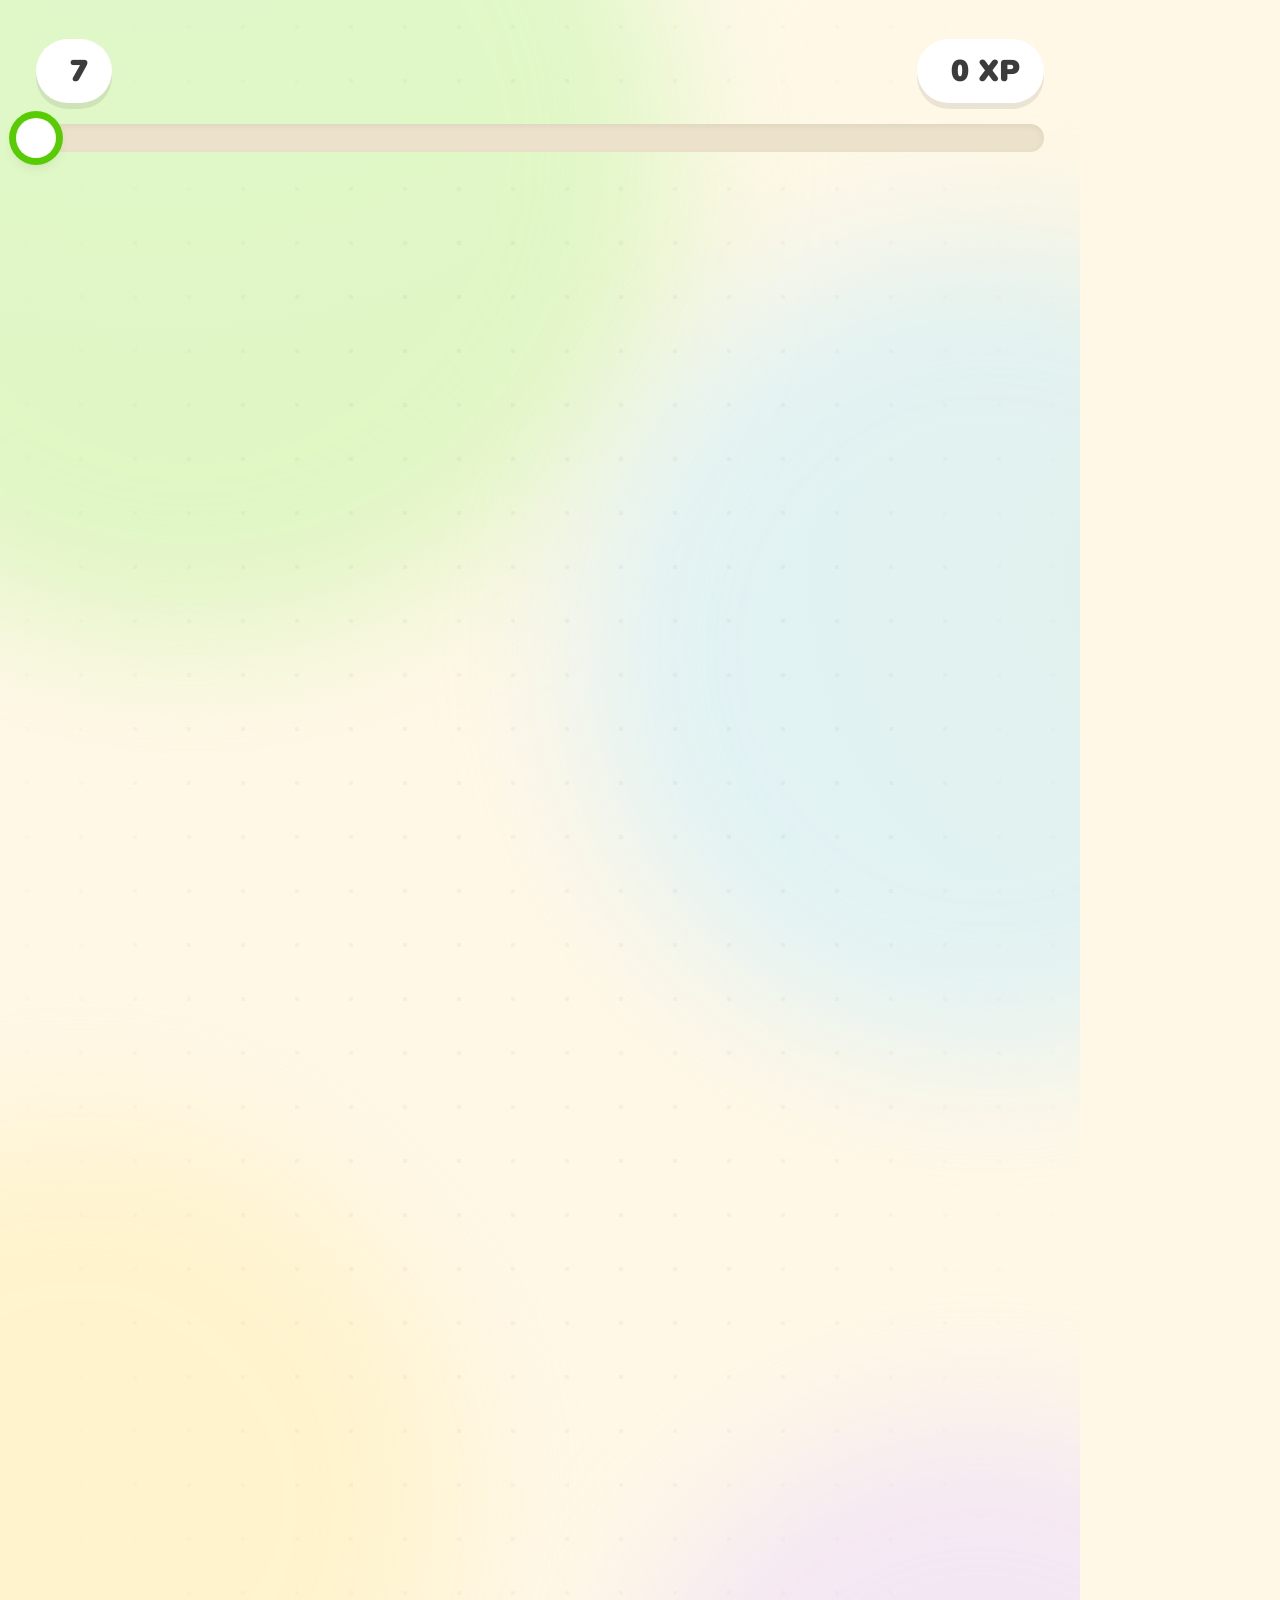
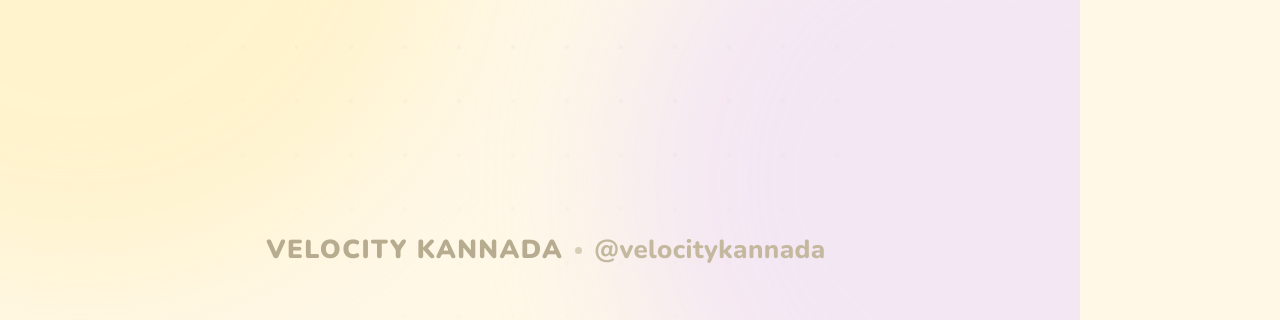
<file: scene/index.html>
<!doctype html>
<html lang="en">
<head>
<meta charset="utf-8">
<meta name="viewport" content="width=1080, height=1920">
<title>Velocity Kannada · Lesson</title>
<link rel="stylesheet" href="scene.css">
</head>
<body>
<div id="stage">

  <div id="bg">
    <div class="blob blob-a"></div>
    <div class="blob blob-b"></div>
    <div class="blob blob-c"></div>
    <div class="blob blob-d"></div>
    <canvas id="fx" width="1080" height="1920"></canvas>
    <div id="grid"></div>
  </div>

  <header id="hud">
    <div class="hud-row">
      <div class="pill streak" id="streakPill">
        <span class="ico" data-icon="flame"></span>
        <span id="streakVal">7</span>
      </div>
      <div class="hud-spacer"></div>
      <div class="pill xp" id="xpPill">
        <span class="ico" data-icon="bolt"></span>
        <span id="xpVal">0 XP</span>
      </div>
    </div>
    <div class="progress" id="progress">
      <div class="progress-fill" id="progressFill"><div class="progress-shine"></div></div>
      <div class="progress-knob" id="progressKnob"></div>
    </div>
  </header>

  <section class="scene" id="sceneIntro">
    <div class="intro-wrap">
      <div class="logo-badge" id="logoBadge"><span class="ico" data-icon="bolt"></span></div>
      <div class="logo-word" id="logoWord">VELOCITY</div>
      <div class="logo-lang" id="logoLang">KANNADA</div>
      <div class="tagline" id="tagline">Learn Kannada <b>in 60 seconds</b> a day</div>
    </div>
    <div class="mascot big" id="introMascot"></div>
    <div class="lesson-card" id="lessonCard">
      <div class="lesson-icon" id="lessonIcon"><span class="ico" data-icon="plane"></span></div>
      <div class="lesson-copy">
        <div class="eyebrow">TODAY'S LESSON</div>
        <div class="lesson-title" id="lessonTitle">Travel</div>
        <div class="lesson-sub" id="lessonSub">Du Lịch · 5 phrases</div>
      </div>
      <div class="lesson-go"><span class="ico" data-icon="chevron"></span></div>
    </div>
  </section>

  <section class="scene" id="scenePhrase">
    <div class="phrase-top">
      <div class="cat-chip" id="catChip">
        <span class="cat-ico" id="catIco"><span class="ico" data-icon="plane"></span></span>
        <span id="catText">Travel · Du Lịch</span>
      </div>
      <div class="counter-row">
        <span class="counter" id="phraseCounter">PHRASE 1 OF 5</span>
        <div class="dots" id="dots"></div>
      </div>
    </div>

    <div class="phrase-stack" id="phraseStack">
      <div class="card en-card" id="enCard">
        <div class="card-label" id="enLabel">
          <span class="ico speaker" data-icon="speaker"></span>
          <span>ENGLISH</span>
          <span class="eq" id="enEq"><i></i><i></i><i></i><i></i></span>
        </div>
        <div class="en-text" id="enText"></div>
      </div>

      <div class="connector" id="connector"><span class="ico" data-icon="arrowDown"></span></div>

      <div class="card nat-card" id="natCard">
        <div class="card-label light" id="natLabel">
          <span class="ico speaker" data-icon="speaker"></span>
          <span id="natLabelText">ಕನ್ನಡ</span>
          <span class="eq light" id="natEq"><i></i><i></i><i></i><i></i></span>
        </div>
        <div class="nat-text" id="natText"></div>
      </div>

      <div class="translit" id="translit">
        <span class="translit-label" id="translitLabel">SAY IT LIKE</span>
        <span class="translit-text" id="translitText"></span>
      </div>

      <div class="repeat-pill" id="repeatPill">
        <span class="ico" data-icon="mic"></span>
        <span>REPEAT AFTER ME</span>
      </div>
    </div>
    <div class="mascot peek" id="peekMascot"></div>
  </section>

  <section class="scene" id="sceneOutro">
    <div class="outro-card" id="outroCard">
      <div class="outro-badge" id="outroBadge"><span class="ico" data-icon="check"></span></div>
      <div class="outro-title" id="outroTitle">Lesson complete!</div>
      <div class="outro-sub" id="outroSub">5 new Kannada phrases</div>
      <div class="outro-phrases" id="outroPhrases"></div>
      <div class="outro-stats" id="outroStats">
        <div class="stat xp"><span class="ico" data-icon="bolt"></span><b id="outroXp">+50 XP</b></div>
        <div class="stat streak"><span class="ico" data-icon="flame"></span><b id="outroStreak">7 day streak</b></div>
      </div>
      <div class="cta" id="cta">Follow for a new lesson every day</div>
    </div>
    <div class="mascot big outro-mascot" id="outroMascot"></div>
  </section>

  <footer id="foot">
    <span class="foot-bolt"><span class="ico" data-icon="bolt"></span></span>
    <span id="footBrand">VELOCITY KANNADA</span>
    <span class="foot-dot"></span>
    <span id="footHandle">@velocitykannada</span>
  </footer>

  <canvas id="fxTop" width="1080" height="1920"></canvas>
</div>
<script src="icons.js"></script>
<script src="scene.js"></script>
</body>
</html>
</file>
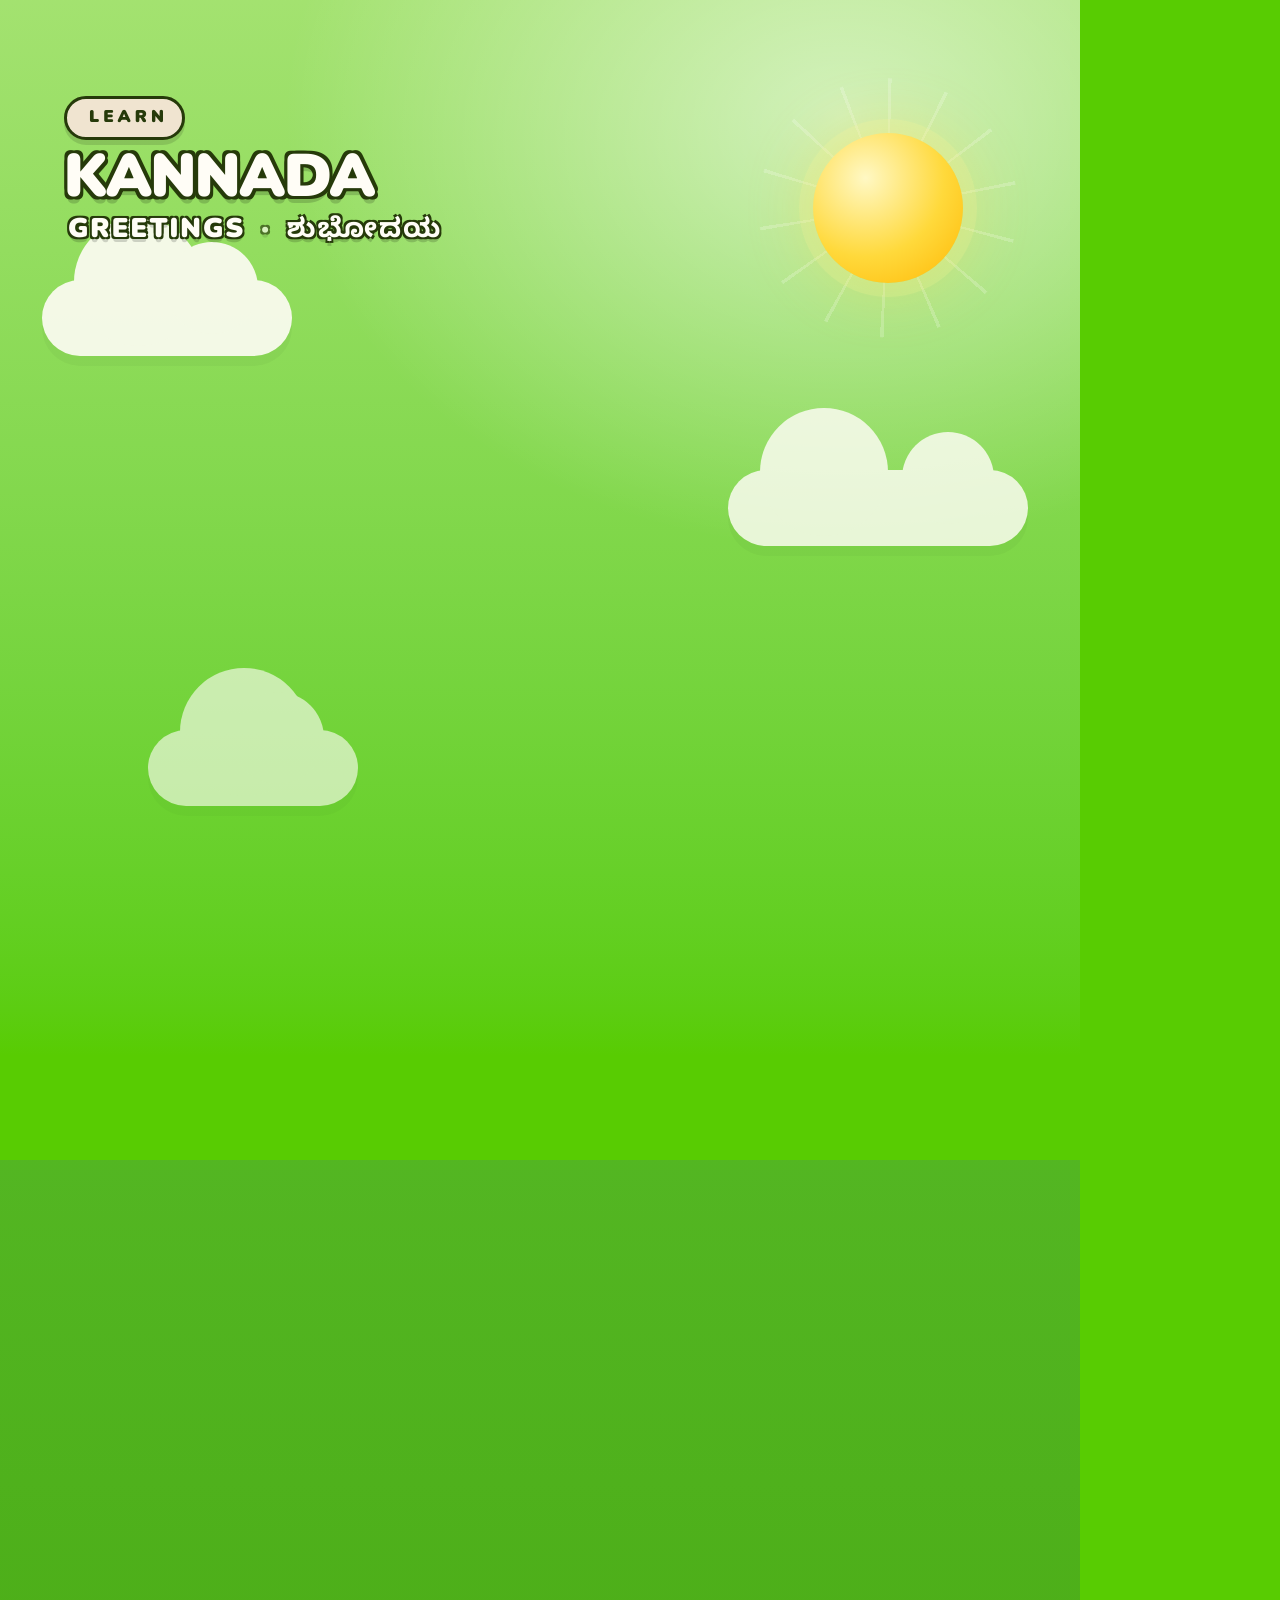
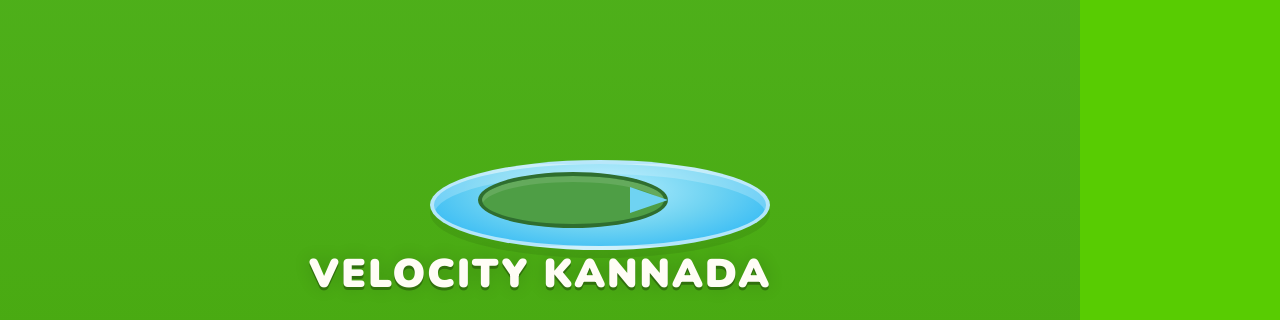
<file: scene_storybook/index.html>
<!doctype html>
<html lang="en">
<head>
<meta charset="utf-8">
<meta name="viewport" content="width=1080, height=1920">
<title>Velocity Japanese · Storybook</title>
<link rel="stylesheet" href="scene.css">
<link rel="stylesheet" href="worlds.css">
</head>
<body>
<div id="stage">

  <div id="world"></div>
  <div id="worldPrev"></div>
  <div id="sun"><div class="sun-rays"></div><div class="sun-core"></div></div>

  <div class="cloud cloud-a" id="cloud1"></div>
  <div class="cloud cloud-b" id="cloud2"></div>
  <div class="cloud cloud-c" id="cloud3"></div>

  <div class="balloon" data-animal="balloon" id="balloon"></div>

  <div id="birds">
    <div class="sky-bird b1" data-animal="bird" id="skyBird1"></div>
    <div class="sky-bird b2" data-animal="bird" id="skyBird2"></div>
    <div class="sky-bird b3" data-animal="bird" id="skyBird3"></div>
  </div>

  <div id="hills">
    <div class="hill hill-back"></div>
    <div class="hill hill-mid"></div>
    <div class="hill hill-front"></div>
  </div>
  <div id="ground"></div>

  <div id="worldDecor" aria-hidden="true"></div>

  <div id="market" aria-hidden="true">
    <div class="market-glow"></div>
    <svg class="market-lights" viewBox="0 0 1080 180" preserveAspectRatio="none">
      <path class="wire" d="M-40 18 C 220 150, 860 150, 1120 18" fill="none" stroke="#3A2A1A" stroke-width="5"/>
      <g class="bulbs">
        <circle class="bulb" cx="11" cy="40" r="11" fill="var(--accent)"/>
        <circle class="bulb" cx="89" cy="66" r="11" fill="var(--accent2)"/>
        <circle class="bulb" cx="179" cy="86" r="11" fill="var(--accent)"/>
        <circle class="bulb" cx="276" cy="101" r="11" fill="var(--accent2)"/>
        <circle class="bulb" cx="379" cy="111" r="11" fill="var(--accent)"/>
        <circle class="bulb" cx="486" cy="116" r="11" fill="var(--accent2)"/>
        <circle class="bulb" cx="594" cy="116" r="11" fill="var(--accent)"/>
        <circle class="bulb" cx="701" cy="111" r="11" fill="var(--accent2)"/>
        <circle class="bulb" cx="804" cy="101" r="11" fill="var(--accent)"/>
        <circle class="bulb" cx="901" cy="86" r="11" fill="var(--accent2)"/>
        <circle class="bulb" cx="991" cy="66" r="11" fill="var(--accent)"/>
        <circle class="bulb" cx="1069" cy="40" r="11" fill="var(--accent2)"/>
      </g>
    </svg>

    <div class="lantern lan-l"><span></span></div>
    <div class="lantern lan-r"><span></span></div>

    <div class="stall stall-l">
      <div class="awning"></div>
      <div class="stall-body"></div>
      <div class="stall-shelf"></div>
      <div class="produce">
        <i class="fruit p1"></i><i class="fruit p2"></i><i class="fruit p3"></i>
        <i class="fruit p4"></i><i class="fruit p5"></i>
      </div>
      <div class="stall-sign" data-icon="bag"></div>
    </div>

    <div class="stall stall-r">
      <div class="awning"></div>
      <div class="stall-body"></div>
      <div class="stall-shelf"></div>
      <div class="produce">
        <i class="fruit p2"></i><i class="fruit p3"></i><i class="fruit p1"></i>
        <i class="fruit p5"></i><i class="fruit p4"></i>
      </div>
      <div class="stall-sign" data-icon="star"></div>
    </div>
  </div>

  <canvas id="dust" width="1080" height="1920"></canvas>

  <div id="meadow">
    <div class="grass g1" data-animal="grass"></div>
    <div class="grass g2" data-animal="grass"></div>
    <div class="grass g3" data-animal="grass"></div>
    <div class="grass g4" data-animal="grass"></div>
    <div class="grass g5" data-animal="grass"></div>

    <div class="flower f1" data-animal="flower" id="flower1"></div>
    <div class="flower f2" data-animal="flower" id="flower2"></div>
    <div class="flower f3" data-animal="flower" id="flower3"></div>
    <div class="flower f4" data-animal="flower" id="flower4"></div>

    <div class="butterfly bf1" data-animal="butterfly" id="bfly1"></div>
    <div class="butterfly bf2" data-animal="butterfly" id="bfly2"></div>
    <div class="butterfly bf3" data-animal="butterfly" id="bfly3"></div>

    <div id="pond"></div>
    <div id="lilyPad"></div>
    <div class="animal critter slot-pond" data-slot="pond" id="critterPond"></div>
    <div class="animal critter slot-mid" data-slot="mid" id="critterMid"></div>
    <div class="animal critter slot-left" data-slot="left" id="critterLeft"></div>
    <div class="animal critter slot-right" data-slot="right" id="critterRight"></div>
  </div>

  <div id="scenes">
  <section class="scene" id="sceneIntro">
    <div class="intro-card" id="introCard">
      <div class="intro-kicker" id="introKicker">A TINY KANNADA STORY</div>
      <div class="intro-title" id="introTitle">3 PHRASES</div>
      <div class="intro-ribbon" id="introRibbon">UNDER 50 SECONDS</div>
      <div class="intro-category" id="introCategory">
        <span class="cat-icon" id="introCatIcon" data-icon="plane"></span>
        <span id="introCatText">Travel · Du Lịch</span>
      </div>
      <div class="intro-note" id="introNote">LISTEN · REPEAT · OWN IT</div>
    </div>
    <div class="animal intro-velo" id="introVelo"></div>
  </section>

  <section class="scene" id="scenePhrase">
    <div class="book" id="book">
      <div class="book-spine"></div>
      <div class="book-ribbon" id="bookRibbon"></div>
      <div class="page">
        <div class="page-inner" id="pageInner">
        <div id="pageWatermark"></div>
        <div class="book-meta">
          <span class="chapter" id="chapterLabel">PAGE 1 / 3</span>
        </div>

        <div class="en-block">
          <div class="card-label"><span class="flag">EN</span><span>ENGLISH</span><span class="eq" id="enEq"><i></i><i></i><i></i><i></i></span></div>
          <div class="en-text" id="enText"></div>
        </div>

        <div class="page-divider"><span data-icon="star"></span></div>

        <div class="nat-block" id="natBlock">
          <div class="card-label"><span class="flag ja">KN</span><span id="natLabelText">ಕನ್ನಡ</span><span class="eq light" id="natEq"><i></i><i></i><i></i><i></i></span></div>
          <div class="nat-text" id="natText"></div>
        </div>

        <div class="listen-panel" id="listenPanel">
          <div class="listen-ring"><span class="ico" data-icon="speaker"></span></div>
          <div class="listen-bars" id="listenBars"><i></i><i></i><i></i><i></i><i></i><i></i><i></i><i></i><i></i></div>
          <div class="listen-text">LISTEN</div>
          <div class="listen-bird" data-animal="bird" id="listenBird"></div>
          <div class="listen-notes" id="listenNotes"><i>♪</i><i>♫</i><i>♪</i></div>
        </div>

        <div class="translit-box" id="translit">
          <div class="translit-label"><span class="ico" data-icon="speaker"></span><span id="translitLabel">SAY IT LIKE</span></div>
          <div class="translit-text" id="translitText"></div>
        </div>

        <div class="echo-row" id="echoRow">
          <div class="echo-bird" data-animal="bird" id="echoBird"></div>
          <div class="echo-sign" id="echoPill">
            <span class="ico" data-icon="mic"></span>
            <span>SAY IT WITH ME</span>
          </div>
          <div class="echo-ring-wrap">
            <svg id="echoRing" viewBox="0 0 64 64">
              <circle class="ring-bg" cx="32" cy="32" r="26"></circle>
              <circle class="ring-fill" id="ringFill" cx="32" cy="32" r="26"></circle>
            </svg>
          </div>
        </div>

        <div class="page-butterfly" data-animal="butterfly" id="pageButterfly"></div>
        </div>
      </div>
    </div>

    <div class="bubble" id="bubble">LISTEN...</div>
    <div class="velo-perch" id="phraseVelo"></div>
    <div class="nice-sticker" id="niceSticker"></div>
  </section>

  <section class="scene" id="sceneOutro">
    <div class="outro-card" id="outroCard">
      <div class="outro-kicker" id="outroKicker">THE END · FOR NOW</div>
      <div class="outro-title" id="outroTitle">GREAT JOB!</div>
      <div class="outro-sub" id="outroSub">3 new Kannada phrases</div>
      <div class="outro-list" id="outroList"></div>
      <div class="outro-stats" id="outroStats">
        <div class="stat"><span class="ico" data-icon="bolt"></span><b id="outroXp">+30 XP</b></div>
        <div class="stat"><span class="ico" data-icon="flame"></span><b id="outroStreak">7 day streak</b></div>
      </div>
      <div class="outro-cta" id="outroCta">FOLLOW FOR A NEW STORY</div>
    </div>
    <div class="animal outro-velo" id="outroVelo"></div>
    <div class="bubble outro-bubble" id="outroBubble">SEE YOU SOON!</div>
  </section>
  </div>

  <div id="topMeta">
    <div class="learn-kicker">
      <span class="ico" data-icon="sparkles"></span>
      <span>LEARN</span>
    </div>
    <div class="top-language" id="topLang">KANNADA</div>
    <div class="top-category">
      <span id="topCatEn">Greetings</span>
      <span class="top-sep">·</span>
      <span class="top-vi" id="topCatVi">ಶುಭೋದಯ</span>
    </div>
  </div>

  <footer id="foot">
    <span id="footBrand">VELOCITY KANNADA</span>
  </footer>

  <div id="galleryTag"></div>
  <canvas id="fxTop" width="1080" height="1920"></canvas>
</div>
<script src="icons.js"></script>
<script src="animals.js"></script>
<script src="worlds.js"></script>
<script src="scene.js"></script>
</body>
</html>
</file>
<file: scene/scene.css>
@font-face {
  font-family: 'Nunito';
  src: url('fonts/Nunito-Variable.ttf') format('truetype');
  font-weight: 200 1000;
  font-style: normal;
  font-display: block;
}
@font-face {
  font-family: 'Nunito';
  src: url('fonts/Nunito-Italic-Variable.ttf') format('truetype');
  font-weight: 200 1000;
  font-style: italic;
  font-display: block;
}
@font-face {
  font-family: 'Noto';
  src: url('fonts/NotoSans-Variable.ttf') format('truetype');
  font-weight: 100 900;
  font-style: normal;
  font-display: block;
}
@font-face {
  font-family: 'Script';
  src: url('fonts/NotoSansKannada-Bold.ttf') format('truetype');
  font-weight: 400 900;
  font-display: block;
}

:root {
  --ink: #3C3C3C;
  --muted: #8A8A8A;
  --cream: #FFF8E7;
  --green: #58CC02;
  --green-dark: #46A302;
  --green-deep: #3D8F00;
  --accent: #58CC02;
}

* { box-sizing: border-box; margin: 0; padding: 0; }

html, body {
  width: 1080px;
  height: 1920px;
  overflow: hidden;
  background: var(--cream);
}

body {
  font-family: 'Nunito', 'Script', 'Noto', sans-serif;
  color: var(--ink);
  -webkit-font-smoothing: antialiased;
  text-rendering: geometricPrecision;
}

#stage {
  position: relative;
  width: 1080px;
  height: 1920px;
  overflow: hidden;
  background:
    radial-gradient(1200px 900px at 15% -5%, #FFFDF3 0%, rgba(255, 253, 243, 0) 60%),
    radial-gradient(900px 900px at 110% 30%, #FFF4D6 0%, rgba(255, 244, 214, 0) 55%),
    var(--cream);
}

#bg { position: absolute; inset: 0; }

.blob {
  position: absolute;
  border-radius: 50%;
  filter: blur(70px);
  opacity: .55;
  will-change: transform;
}
.blob-a { width: 980px; height: 980px; left: -300px; top: -340px; background: #C7F5A8; }
.blob-b { width: 820px; height: 820px; right: -320px; top: 240px; background: #C9EEFF; }
.blob-c { width: 760px; height: 760px; left: -300px; bottom: 40px; background: #FFEFB8; }
.blob-d { width: 720px; height: 720px; right: -260px; bottom: -220px; background: #EBD9FF; }

#grid {
  position: absolute;
  inset: 0;
  background-image: radial-gradient(rgba(60, 60, 60, .13) 2.2px, transparent 2.6px);
  background-size: 54px 54px;
  opacity: .32;
  -webkit-mask-image: radial-gradient(ellipse at 50% 42%, #000 35%, transparent 82%);
  mask-image: radial-gradient(ellipse at 50% 42%, #000 35%, transparent 82%);
}

#fx, #fxTop { position: absolute; inset: 0; width: 1080px; height: 1920px; pointer-events: none; }
#fx { z-index: 1; }
#fxTop { z-index: 60; }

/* ------------------------------------------------------------------ HUD */

#hud {
  position: absolute;
  left: 36px;
  right: 36px;
  top: 38px;
  z-index: 20;
}

.hud-row { display: flex; align-items: center; height: 66px; margin-bottom: 20px; }
.hud-spacer { flex: 1; }

.pill {
  display: inline-flex;
  align-items: center;
  gap: 10px;
  height: 64px;
  padding: 0 24px;
  border-radius: 999px;
  background: #FFFFFF;
  box-shadow: 0 6px 0 rgba(60, 60, 60, .10);
  font-size: 30px;
  font-weight: 1000;
}
.pill .ico { color: var(--green); }
.pill.streak .ico { color: #FF7A00; }
.pill.xp .ico { color: #F5A700; }
.pill .svg-ico { width: 32px; height: 32px; }

.progress {
  position: relative;
  height: 28px;
  border-radius: 999px;
  background: #ECE2CB;
  box-shadow: inset 0 2px 6px rgba(60, 60, 60, .08);
}
.progress-fill {
  position: absolute;
  left: 0; top: 0; bottom: 0;
  width: 0%;
  border-radius: 999px;
  background: linear-gradient(180deg, #6BE61A, #4EBE00);
  overflow: hidden;
}
.progress-shine {
  position: absolute;
  left: 0; right: 0; top: 0;
  height: 40%;
  background: linear-gradient(180deg, rgba(255, 255, 255, .45), rgba(255, 255, 255, 0));
}
.progress-knob {
  position: absolute;
  top: 50%;
  width: 40px;
  height: 40px;
  margin: -20px 0 0 -20px;
  border-radius: 50%;
  background: #fff;
  box-shadow: 0 0 0 7px var(--green), 0 6px 14px rgba(60, 60, 60, .18);
}

/* ---------------------------------------------------------------- scenes */

.scene { position: absolute; inset: 0; display: none; z-index: 10; }
.scene.active { display: block; }

.ico { display: inline-flex; align-items: center; justify-content: center; }
.svg-ico { width: 1em; height: 1em; display: block; }

/* ----------------------------------------------------------------- intro */

#sceneIntro { z-index: 12; }

.intro-wrap {
  position: absolute;
  left: 0; right: 0; top: 286px;
  text-align: center;
}

.logo-badge {
  width: 152px;
  height: 152px;
  margin: 0 auto 36px;
  border-radius: 44px;
  background: linear-gradient(180deg, #6BE61A 0%, #4EBE00 100%);
  box-shadow: 0 13px 0 #3D8F00, 0 34px 60px rgba(88, 204, 2, .32);
  color: #fff;
  display: flex;
  align-items: center;
  justify-content: center;
}
.logo-badge .svg-ico { width: 92px; height: 92px; }

.logo-word {
  font-size: 126px;
  font-weight: 1000;
  letter-spacing: -.5px;
  line-height: 1;
  color: var(--ink);
  white-space: nowrap;
}
.logo-word span { display: inline-block; will-change: transform; }

.logo-lang {
  display: inline-block;
  margin-top: 22px;
  padding: 12px 30px 13px;
  border-radius: 999px;
  background: #FFFFFF;
  color: #4FBF00;
  font-size: 42px;
  font-weight: 1000;
  letter-spacing: 7px;
  text-indent: 7px;
  box-shadow: 0 7px 0 rgba(60, 60, 60, .08);
}

.tagline {
  margin-top: 36px;
  font-size: 33px;
  font-weight: 800;
  color: #7C7159;
}
.tagline b { color: #58CC02; font-weight: 1000; }

#introMascot {
  position: absolute;
  left: 50%;
  top: 806px;
  width: 350px;
  margin-left: -175px;
  z-index: 3;
}

.mascot { pointer-events: none; }
.mascot .velo {
  width: 100%;
  height: auto;
  display: block;
  filter: drop-shadow(0 18px 22px rgba(60, 60, 60, .14));
}

.lesson-card {
  position: absolute;
  left: 130px;
  right: 130px;
  top: 1282px;
  height: 188px;
  padding: 0 32px;
  border-radius: 36px;
  background: #fff;
  box-shadow: 0 11px 0 #EADFC6, 0 28px 60px rgba(60, 60, 60, .10);
  display: flex;
  align-items: center;
  gap: 26px;
  z-index: 4;
}
.lesson-icon {
  width: 112px;
  height: 112px;
  flex: none;
  border-radius: 32px;
  background: var(--accent);
  color: #fff;
  display: flex;
  align-items: center;
  justify-content: center;
  box-shadow: 0 7px 0 rgba(0, 0, 0, .18);
}
.lesson-icon .svg-ico { width: 62px; height: 62px; }
.lesson-copy { flex: 1; min-width: 0; }
.eyebrow {
  font-size: 23px;
  font-weight: 900;
  letter-spacing: 3px;
  color: #AFA48A;
  margin-bottom: 7px;
}
.lesson-title {
  font-size: 54px;
  font-weight: 1000;
  line-height: 1.02;
  white-space: nowrap;
  overflow: hidden;
  text-overflow: ellipsis;
}
.lesson-sub { margin-top: 5px; font-size: 28px; font-weight: 800; color: var(--muted); }
.lesson-go {
  width: 80px;
  height: 80px;
  flex: none;
  border-radius: 26px;
  background: #F2EDE1;
  color: #9A9078;
  display: flex;
  align-items: center;
  justify-content: center;
}
.lesson-go .svg-ico { width: 38px; height: 38px; }

/* ---------------------------------------------------------------- phrase */

.phrase-top {
  position: absolute;
  left: 60px;
  right: 60px;
  top: 190px;
  display: flex;
  flex-direction: column;
  align-items: center;
  gap: 18px;
  z-index: 4;
}

.cat-chip {
  display: flex;
  align-items: center;
  gap: 15px;
  padding: 10px 28px 10px 10px;
  border-radius: 999px;
  background: #fff;
  box-shadow: 0 6px 0 rgba(60, 60, 60, .08);
  font-size: 30px;
  font-weight: 900;
  max-width: 900px;
  white-space: nowrap;
  overflow: hidden;
}
.cat-ico {
  width: 54px;
  height: 54px;
  flex: none;
  border-radius: 50%;
  background: var(--accent);
  color: #fff;
  display: flex;
  align-items: center;
  justify-content: center;
}
.cat-ico .svg-ico { width: 30px; height: 30px; }

.counter-row { display: flex; align-items: center; gap: 26px; }
.counter {
  font-size: 24px;
  font-weight: 900;
  letter-spacing: 2.6px;
  color: #AFA48A;
}
.dots { display: flex; align-items: center; gap: 11px; }
.dot {
  width: 18px;
  height: 18px;
  border-radius: 50%;
  background: #E4DAC4;
}
.dot.done { background: var(--accent); }
.dot.current { background: #fff; box-shadow: inset 0 0 0 5px var(--accent); }

.phrase-stack {
  position: absolute;
  left: 80px;
  right: 80px;
  top: 304px;
  bottom: 260px;
  display: flex;
  flex-direction: column;
  align-items: center;
  justify-content: center;
  z-index: 3;
}

.card {
  width: 100%;
  position: relative;
  border-radius: 38px;
}

.en-card {
  padding: 32px 44px 38px;
  background: #fff;
  box-shadow: 0 11px 0 #EADFC6, 0 26px 60px rgba(60, 60, 60, .10);
}

.card-label {
  display: flex;
  align-items: center;
  justify-content: center;
  gap: 13px;
  font-size: 24px;
  font-weight: 900;
  letter-spacing: 2.6px;
  color: #B7AC90;
}
.card-label .svg-ico { width: 30px; height: 30px; }
.card-label.light { color: rgba(255, 255, 255, .78); }

.eq { display: inline-flex; align-items: flex-end; gap: 4px; height: 26px; opacity: 0; }
.eq i {
  display: block;
  width: 5px;
  height: 20px;
  border-radius: 3px;
  background: currentColor;
  transform-origin: bottom;
}
.eq.light { color: rgba(255, 255, 255, .9); }
.card-label.playing .eq { opacity: 1; }
.card-label.playing .speaker { color: var(--green); }
.card-label.light.playing .speaker { color: #fff; }

.en-text {
  margin-top: 22px;
  font-size: 70px;
  font-weight: 900;
  line-height: 1.14;
  text-align: center;
  color: var(--ink);
}

.w { display: inline-block; }
.w-bg {
  display: inline-block;
  padding: 2px 9px 4px;
  border-radius: 15px;
  background: transparent;
}
.w.on .w-bg { background: #DDF4C5; color: #3D6B00; }

.connector {
  width: 80px;
  height: 80px;
  margin: -18px 0 -18px;
  border: 7px solid var(--cream);
  border-radius: 50%;
  background: #fff;
  color: var(--green);
  box-shadow: 0 7px 0 rgba(60, 60, 60, .07);
  display: flex;
  align-items: center;
  justify-content: center;
  z-index: 5;
}
.connector .svg-ico { width: 38px; height: 38px; }

.nat-card {
  padding: 30px 40px 40px;
  background: linear-gradient(180deg, #61D90B 0%, #4FBF00 100%);
  box-shadow: 0 13px 0 #3D8F00, 0 32px 70px rgba(88, 204, 2, .30);
}

.nat-text {
  margin-top: 20px;
  display: flex;
  flex-wrap: wrap;
  justify-content: center;
  align-items: flex-end;
  column-gap: 6px;
  row-gap: 14px;
  text-align: center;
  font-size: 88px;
}
.nat-text.lines {
  flex-direction: column;
  align-items: center;
  row-gap: 16px;
}
.tile-line {
  display: flex;
  align-items: flex-end;
  justify-content: center;
  gap: 6px;
}
.tile { display: inline-block; transform-origin: center bottom; }
.tile-bg {
  display: inline-block;
  padding: .09em .22em .13em;
  border-radius: .2em;
  background: #fff;
  color: #3D8F00;
  font-weight: 900;
  line-height: 1.06;
  box-shadow: 0 .068em 0 rgba(0, 0, 0, .16);
}
.tile.on .tile-bg {
  background: #FFC800;
  color: #5C3D00;
  transform: translateY(-.07em) scale(1.05);
  box-shadow: 0 .1em 0 #C98F00;
}

.mascot.peek {
  position: absolute;
  right: 26px;
  bottom: 138px;
  width: 196px;
  z-index: 6;
  transform-origin: 50% 100%;
}

.translit {
  margin-top: 48px;
  display: flex;
  align-items: baseline;
  justify-content: center;
  gap: 16px;
  max-width: 920px;
}
.translit-label {
  flex: none;
  padding: 8px 16px 9px;
  border-radius: 12px;
  background: #fff;
  color: var(--accent);
  font-size: 21px;
  font-weight: 900;
  letter-spacing: 2.4px;
  box-shadow: 0 5px 0 rgba(60, 60, 60, .08);
}
.translit-text {
  font-size: 34px;
  font-weight: 800;
  font-style: italic;
  color: #7B7362;
}

.repeat-pill {
  margin-top: 38px;
  display: flex;
  align-items: center;
  gap: 15px;
  padding: 21px 36px;
  border-radius: 999px;
  background: #E4F6FF;
  color: #1183B8;
  box-shadow: 0 7px 0 #C6EAFB;
  font-size: 30px;
  font-weight: 1000;
  letter-spacing: 1.8px;
  transform-origin: center center;
}
.repeat-pill .svg-ico { width: 38px; height: 38px; }

/* ----------------------------------------------------------------- outro */

.outro-card {
  position: absolute;
  left: 100px;
  right: 100px;
  top: 400px;
  padding: 56px 54px 48px;
  border-radius: 46px;
  background: #fff;
  box-shadow: 0 13px 0 #EADFC6, 0 32px 80px rgba(60, 60, 60, .12);
  text-align: center;
  z-index: 4;
}

.outro-badge {
  width: 134px;
  height: 134px;
  margin: 0 auto 24px;
  border-radius: 50%;
  background: linear-gradient(180deg, #6BE61A, #4EBE00);
  color: #fff;
  display: flex;
  align-items: center;
  justify-content: center;
  box-shadow: 0 10px 0 #3D8F00;
}
.outro-badge .svg-ico { width: 76px; height: 76px; }

.outro-title { font-size: 76px; font-weight: 1000; line-height: 1; letter-spacing: -1px; }
.outro-sub { margin-top: 16px; font-size: 32px; font-weight: 800; color: var(--muted); }

.outro-phrases {
  margin: 32px 0 28px;
  display: flex;
  flex-direction: column;
  gap: 13px;
  text-align: left;
}
.o-row {
  display: flex;
  align-items: center;
  gap: 16px;
  padding: 12px 20px;
  border-radius: 18px;
  background: #F7F3E8;
  font-size: 28px;
  font-weight: 800;
  color: #5E5748;
}
.o-check {
  width: 38px;
  height: 38px;
  flex: none;
  border-radius: 50%;
  background: var(--accent);
  color: #fff;
  display: flex;
  align-items: center;
  justify-content: center;
}
.o-check .svg-ico { width: 24px; height: 24px; }
.o-text { white-space: nowrap; overflow: hidden; text-overflow: ellipsis; }

.outro-stats { display: flex; justify-content: center; gap: 18px; margin-bottom: 30px; }
.stat {
  display: flex;
  align-items: center;
  gap: 10px;
  padding: 14px 26px;
  border-radius: 999px;
  font-size: 30px;
  font-weight: 1000;
}
.stat .svg-ico { width: 34px; height: 34px; }
.stat.xp { background: #FFF3CC; color: #B07E00; }
.stat.streak { background: #FFE9D6; color: #C25A00; }

.cta {
  padding: 27px 30px 28px;
  border-radius: 26px;
  background: linear-gradient(180deg, #6BE61A, #4EBE00);
  box-shadow: 0 10px 0 #3D8F00;
  color: #fff;
  font-size: 34px;
  font-weight: 1000;
  letter-spacing: .3px;
}

.outro-mascot {
  position: absolute;
  left: 50%;
  margin-left: 178px;
  top: 238px;
  width: 238px;
  z-index: 3;
}

/* ------------------------------------------------------------------ foot */

#foot {
  position: absolute;
  left: 0;
  right: 0;
  bottom: 52px;
  display: flex;
  align-items: center;
  justify-content: center;
  gap: 12px;
  z-index: 15;
  font-size: 26px;
  font-weight: 900;
  letter-spacing: 1.4px;
  color: #B7AC90;
}
.foot-bolt { display: flex; color: var(--green); }
.foot-bolt .svg-ico { width: 31px; height: 31px; }
.foot-dot { width: 7px; height: 7px; border-radius: 50%; background: #D8CDB6; }
#footHandle { font-weight: 800; letter-spacing: .4px; color: #C4B99F; }

/* ----------------------------------------------------------- preview bar */

#previewBar {
  position: fixed;
  left: 50%;
  bottom: 26px;
  transform: translateX(-50%);
  z-index: 99;
  display: flex;
  align-items: center;
  gap: 18px;
  padding: 14px 22px;
  border-radius: 999px;
  background: rgba(30, 30, 30, .86);
  backdrop-filter: blur(10px);
  color: #fff;
  font-family: system-ui, sans-serif;
  font-size: 16px;
  width: 900px;
}
#previewBar button {
  border: 0;
  background: #58CC02;
  color: #fff;
  font-weight: 700;
  font-size: 16px;
  padding: 10px 22px;
  border-radius: 999px;
  cursor: pointer;
  min-width: 92px;
}
#previewBar input[type=range] { flex: 1; accent-color: #58CC02; }
#previewBar .ptime { font-variant-numeric: tabular-nums; opacity: .8; white-space: nowrap; }
</file>
<file: scene_storybook/scene.css>
@font-face {
  font-family: 'Nunito';
  src: url('../scene/fonts/Nunito-Variable.ttf') format('truetype');
  font-weight: 200 1000;
  font-style: normal;
  font-display: block;
}
@font-face {
  font-family: 'Nunito';
  src: url('../scene/fonts/Nunito-Italic-Variable.ttf') format('truetype');
  font-weight: 200 1000;
  font-style: italic;
  font-display: block;
}
@font-face {
  font-family: 'Noto';
  src: url('../scene/fonts/NotoSans-Variable.ttf') format('truetype');
  font-weight: 100 900;
  font-style: normal;
  font-display: block;
}
@font-face {
  font-family: 'NotoScript';
  src: url('../scene/fonts/NotoSansKannada-Bold.ttf') format('truetype');
  font-weight: 400;
  font-style: normal;
  font-display: block;
}
@font-face {
  font-family: 'NotoScript';
  src: url('../scene/fonts/NotoSansKannada-Bold.ttf') format('truetype');
  font-weight: 700 1000;
  font-style: normal;
  font-display: block;
}

:root {
  --world: #58CC02;
  --card: #FFFDF6;
  --paper: #F0E4D0;
  --ink: #263A0A;
  --accent: #FFC800;
  --accent2: #1CB0F6;
  --hl-ink: #263A0A;
  --hill1: #8FD17A;
  --hill2: #6FBE63;
  --hill3: #4E9E45;
}

* { box-sizing: border-box; margin: 0; padding: 0; }

html, body {
  width: 1080px;
  height: 1920px;
  overflow: hidden;
  background: var(--world);
}

body {
  font-family: 'Nunito', 'NotoScript', 'Noto', sans-serif;
  color: var(--ink);
  -webkit-font-smoothing: antialiased;
  text-rendering: geometricPrecision;
}

#stage {
  position: relative;
  width: 1080px;
  height: 1920px;
  overflow: hidden;
  background: var(--world);
}

#world {
  position: absolute;
  inset: 0;
  background:
    radial-gradient(900px 700px at 78% 6%, rgba(255, 255, 255, .55), transparent 62%),
    linear-gradient(180deg, color-mix(in srgb, var(--world) 55%, #FFFDF6) 0%, var(--world) 55%, var(--world) 100%);
}

#worldPrev {
  position: absolute;
  inset: 0;
  z-index: 1;
  background: var(--prevWorld, transparent);
  opacity: 0;
  pointer-events: none;
}

/* ------------------------------------------------------------------ sky */

#sun { position: absolute; right: 62px; top: 78px; width: 260px; height: 260px; z-index: 2; }
.sun-rays {
  position: absolute;
  inset: 0;
  border-radius: 50%;
  background: repeating-conic-gradient(from 0deg, rgba(255, 255, 255, .38) 0deg 1.6deg, transparent 1.6deg 26deg);
  -webkit-mask-image: radial-gradient(circle, transparent 38%, #000 40%, #000 70%, transparent 72%);
  mask-image: radial-gradient(circle, transparent 38%, #000 40%, #000 70%, transparent 72%);
  opacity: .55;
}
.sun-core {
  position: absolute;
  left: 50%; top: 50%;
  width: 150px; height: 150px;
  margin: -75px 0 0 -75px;
  border-radius: 50%;
  background: radial-gradient(circle at 35% 30%, #FFF8C4 0%, #FFD93B 55%, #FFB703 100%);
  box-shadow: 0 0 0 14px rgba(255, 240, 150, .18), 0 0 70px rgba(255, 217, 59, .45);
}

.cloud {
  position: absolute;
  height: 76px;
  background: #FFFDF6;
  border-radius: 999px;
  opacity: .9;
  box-shadow: 0 10px 0 rgba(0, 0, 0, .035);
  z-index: 2;
}
.cloud::before,
.cloud::after {
  content: '';
  position: absolute;
  background: #FFFDF6;
  border-radius: 50%;
}
.cloud::before { width: 128px; height: 128px; left: 32px; top: -62px; }
.cloud::after { width: 92px; height: 92px; right: 34px; top: -38px; }
.cloud-a { width: 250px; left: 42px; top: 280px; }
.cloud-b { width: 300px; right: 52px; top: 470px; opacity: .82; }
.cloud-c { width: 210px; left: 148px; top: 730px; opacity: .62; }

#birds { position: absolute; inset: 0; z-index: 3; pointer-events: none; }
.sky-bird { position: absolute; left: 0; top: 0; width: 78px; opacity: .92; }
.sky-bird .animal-svg { width: 100%; display: block; }
.sky-bird.b1 { --bird-body: #FF8C42; --bird-wing: #E86A1F; }
.sky-bird.b2 { --bird-body: #1CB0F6; --bird-wing: #0E8CC7; }
.sky-bird.b3 { --bird-body: #A560E8; --bird-wing: #7E3EC2; }

.balloon {
  position: absolute;
  left: 36px;
  top: 1218px;
  width: 112px;
  z-index: 7;
  --balloon-a: var(--accent);
  --balloon-b: var(--accent2);
}
.balloon .animal-svg { width: 100%; display: block; }

#hills { position: absolute; left: 0; right: 0; bottom: 0; height: 760px; z-index: 5; overflow: hidden; }
.hill { position: absolute; left: 50%; border-radius: 50% 50% 0 0; transform: translateX(-50%); }
.hill-back { width: 1500px; height: 690px; bottom: 70px; background: color-mix(in srgb, var(--world) 30%, #8FD17A); }
.hill-mid { width: 1280px; height: 570px; bottom: 10px; background: color-mix(in srgb, var(--world) 42%, #6FBE63); }
.hill-front { width: 1180px; height: 430px; bottom: -70px; background: color-mix(in srgb, var(--world) 52%, #4E9E45); }

#ground {
  position: absolute;
  left: 0; right: 0; bottom: 0;
  height: 300px;
  z-index: 6;
  background: linear-gradient(
    180deg,
    color-mix(in srgb, var(--world) 52%, #4E9E45) 0%,
    color-mix(in srgb, var(--world) 64%, #2F6E2F) 100%
  );
}

/* ------------------------------------------------------------------ market set */

#market { display: none; position: absolute; inset: 0; z-index: 8; pointer-events: none; }
#stage.set-market #market { display: block; }
#stage.set-market #market::before {
  content: '';
  position: absolute;
  left: 0;
  right: 0;
  top: 1160px;
  height: 180px;
  background:
    radial-gradient(320px 90px at 50% 20%, rgba(255, 190, 110, .18), transparent 72%),
    repeating-linear-gradient(0deg, rgba(255, 255, 255, .035) 0 2px, transparent 2px 30px),
    linear-gradient(180deg, #3E2E32 0%, #5A3E42 100%);
  border-bottom: 8px solid #2A2024;
  box-shadow: 0 12px 34px rgba(0, 0, 0, .22);
}

#stage.set-market #hills { display: none; }
#stage.set-market .grass,
#stage.set-market .flower,
#stage.set-market .butterfly,
#stage.set-market .balloon { display: none; }

#stage.set-market #world {
  background:
    radial-gradient(900px 700px at 78% 8%, rgba(255, 216, 150, .55), transparent 62%),
    linear-gradient(180deg, #241A3E 0%, #5B3366 34%, #C85E63 64%, #F3B56A 100%);
}
#stage.set-market #world::after {
  content: '';
  position: absolute;
  inset: 0;
  background: var(--world);
  opacity: .17;
  mix-blend-mode: soft-light;
}
#stage.set-market .cloud { opacity: .34; filter: saturate(.55) brightness(.82); }
#stage.set-market .sun-rays { opacity: .22; }
#stage.set-market .sun-core {
  background: radial-gradient(circle at 35% 30%, #FFF1BF 0%, #FFC45C 55%, #FF8C42 100%);
  box-shadow: 0 0 0 14px rgba(255, 196, 92, .12), 0 0 80px rgba(255, 140, 66, .5);
}

#stage.set-market #ground {
  height: 760px;
  background-color: #4A3834;
  background-image:
    radial-gradient(1000px 340px at 50% 0%, rgba(255, 184, 112, .22), transparent 72%),
    linear-gradient(180deg, rgba(0, 0, 0, .02), rgba(0, 0, 0, .40)),
    url("data:image/svg+xml,%3Csvg xmlns='http://www.w3.org/2000/svg' width='120' height='90' viewBox='0 0 120 90'%3E%3Cg fill='%23ffffff' fill-opacity='.07' stroke='%23000000' stroke-opacity='.18' stroke-width='3'%3E%3Cellipse cx='30' cy='22' rx='26' ry='16'/%3E%3Cellipse cx='90' cy='22' rx='26' ry='16'/%3E%3Cellipse cx='0' cy='60' rx='26' ry='16'/%3E%3Cellipse cx='60' cy='60' rx='26' ry='16'/%3E%3Cellipse cx='120' cy='60' rx='26' ry='16'/%3E%3Cellipse cx='30' cy='98' rx='26' ry='16'/%3E%3Cellipse cx='90' cy='98' rx='26' ry='16'/%3E%3C/g%3E%3C/svg%3E");
  background-size: auto, auto, 120px 90px;
  background-repeat: no-repeat, no-repeat, repeat;
}

#stage.set-market #pond {
  border: 10px solid #8A7A6A;
  background: radial-gradient(ellipse at 50% 30%, #B8E8D8 0%, #4E9282 48%, #245A52 100%);
  box-shadow:
    inset 0 10px 0 rgba(255, 255, 255, .24),
    0 10px 0 rgba(0, 0, 0, .22),
    0 0 0 12px #6E5A4E;
}

.market-glow {
  position: absolute;
  left: 50%;
  bottom: 0;
  width: 1100px;
  height: 780px;
  transform: translateX(-50%);
  background: radial-gradient(ellipse at 50% 100%, rgba(255, 170, 100, .22), transparent 68%);
}

.market-lights {
  position: absolute;
  left: 0;
  top: 1184px;
  width: 1080px;
  height: 180px;
  z-index: 1;
}
.market-lights .wire { opacity: .9; }
.market-lights .bulb { filter: drop-shadow(0 0 14px var(--accent)); }

.lantern {
  position: absolute;
  top: 1212px;
  width: 56px;
  height: 96px;
  z-index: 3;
  transform-origin: 50% 0;
}
.lantern::before {
  content: '';
  position: absolute;
  left: 50%;
  top: -38px;
  width: 4px;
  height: 40px;
  background: #3A2A1A;
  transform: translateX(-50%);
}
.lantern span {
  position: absolute;
  inset: 0;
  border-radius: 18px 18px 24px 24px;
  background: linear-gradient(180deg, var(--accent2) 0%, var(--accent) 62%, #FF8C42 100%);
  border: 5px solid var(--ink);
  box-shadow:
    0 0 36px color-mix(in srgb, var(--accent) 62%, transparent),
    inset 0 10px 0 rgba(255, 255, 255, .24);
}
.lantern span::before {
  content: '';
  position: absolute;
  left: -8px;
  right: -8px;
  top: -11px;
  height: 14px;
  border-radius: 7px;
  background: var(--ink);
}
.lantern span::after {
  content: '';
  position: absolute;
  left: 50%;
  bottom: -20px;
  width: 4px;
  height: 20px;
  background: var(--ink);
  transform: translateX(-50%);
  box-shadow: 0 8px 0 -1px var(--accent);
}
.lan-l { left: 314px; }
.lan-r { right: 314px; }

.stall {
  position: absolute;
  bottom: 40px;
  width: 400px;
  height: 600px;
  z-index: 2;
}
.stall-l { left: -120px; transform: rotate(-1.5deg); }
.stall-r { right: -120px; transform: rotate(1.2deg); }

.awning {
  position: absolute;
  left: -10px;
  right: -10px;
  top: 0;
  height: 124px;
  background: repeating-linear-gradient(90deg, var(--accent) 0 46px, var(--card) 46px 92px);
  border: 5px solid var(--ink);
  border-radius: 20px 20px 46px 46px / 20px 20px 30px 30px;
  box-shadow: 0 12px 0 rgba(0, 0, 0, .18);
}
.stall-r .awning {
  background: repeating-linear-gradient(90deg, var(--accent2) 0 46px, var(--card) 46px 92px);
}
.awning::after {
  content: '';
  position: absolute;
  left: 0;
  right: 0;
  bottom: -14px;
  height: 14px;
  border-radius: 8px;
  background: var(--ink);
  opacity: .86;
}

.stall-body {
  position: absolute;
  left: 20px;
  right: 20px;
  bottom: 0;
  height: 260px;
  background: repeating-linear-gradient(90deg, #9A6741 0 46px, #865636 46px 50px);
  border: 5px solid var(--ink);
  border-radius: 14px;
  box-shadow: inset 0 10px 0 rgba(255, 255, 255, .12), 0 12px 0 rgba(0, 0, 0, .20);
}

.stall-shelf {
  position: absolute;
  left: 0;
  right: 0;
  bottom: 250px;
  height: 20px;
  background: #B0784C;
  border: 5px solid var(--ink);
  border-radius: 10px;
  box-shadow: 0 8px 0 rgba(0, 0, 0, .18);
}

.produce {
  position: absolute;
  left: 34px;
  right: 34px;
  bottom: 268px;
  height: 72px;
}
.produce .fruit {
  position: absolute;
  bottom: 0;
  width: 44px;
  height: 44px;
  border-radius: 50%;
  border: 4px solid var(--ink);
  box-shadow: inset -6px -6px 0 rgba(0, 0, 0, .14);
}
.produce .fruit::after {
  content: '';
  position: absolute;
  left: 50%;
  top: -13px;
  width: 18px;
  height: 12px;
  border-radius: 50% 50% 0 0;
  background: #4E9E45;
  border: 3px solid var(--ink);
  transform: translateX(-50%) rotate(-18deg);
}
.produce .p1 { left: 0; background: #FF8C42; }
.produce .p2 { left: 60px; background: #E84343; }
.produce .p3 { left: 120px; background: #FFC800; }
.produce .p4 { left: 180px; background: #6FBE63; }
.produce .p5 { left: 240px; background: #A560E8; }

.stall-sign {
  position: absolute;
  left: 50%;
  top: 132px;
  width: 78px;
  height: 70px;
  display: grid;
  place-items: center;
  background: var(--card);
  border: 5px solid var(--ink);
  border-radius: 14px;
  box-shadow: 0 7px 0 rgba(0, 0, 0, .16);
  transform: translateX(-50%) rotate(-3deg);
}
.stall-sign .svg-ico { width: 38px; height: 38px; color: var(--accent2); }

#dust { position: absolute; inset: 0; width: 1080px; height: 1920px; z-index: 7; pointer-events: none; }

#meadow { position: absolute; inset: 0; z-index: 9; pointer-events: none; }
.animal { position: absolute; overflow: visible; }
.animal-svg { width: 100%; height: auto; display: block; overflow: visible; }
.slot-left .deer-svg { transform: scaleX(-1); }

.critter { pointer-events: none; transform-origin: 50% 92%; }
.slot-left { left: 58px; bottom: 132px; width: 252px; z-index: 12; }
.slot-pond { left: 480px; bottom: 108px; width: 158px; z-index: 8; }
.slot-mid { right: 320px; bottom: 150px; width: 162px; z-index: 6; }
.slot-right { right: 44px; bottom: 148px; width: 282px; z-index: 10; }

/* Keep the taller animals clear of the flowers without hiding their ears. */
.slot-left[data-animal="panda"] { bottom: 138px; }
.slot-left[data-animal="cat"] { bottom: 136px; }
.slot-mid[data-animal="panda"] { right: 326px; bottom: 156px; }
.slot-mid[data-animal="penguin"] { bottom: 142px; }
.slot-pond[data-animal="duck"] { width: 158px; bottom: 104px; }
.slot-right[data-animal="penguin"] { bottom: 142px; }
.slot-right[data-animal="cat"] { bottom: 144px; }

#pond {
  position: absolute;
  left: 430px;
  bottom: 70px;
  width: 340px;
  height: 90px;
  border-radius: 50%;
  z-index: 1;
  background: radial-gradient(ellipse at 50% 32%, #B8F0FF 0%, #6FD3F2 48%, #1CB0F6 100%);
  border: 4px solid rgba(255, 255, 255, .6);
  box-shadow: inset 0 10px 0 rgba(255, 255, 255, .22), 0 8px 0 rgba(0, 0, 0, .08);
}
#lilyPad {
  position: absolute;
  left: 478px;
  bottom: 92px;
  width: 190px;
  height: 56px;
  border-radius: 50%;
  z-index: 2;
  background: #4E9E45;
  border: 4px solid #2F6E2F;
  box-shadow: inset 0 6px 0 rgba(255, 255, 255, .12);
}
#lilyPad::after {
  content: '';
  position: absolute;
  right: -4px;
  top: 50%;
  width: 38px;
  height: 26px;
  margin-top: -13px;
  background: #6FD3F2;
  clip-path: polygon(0 0, 100% 50%, 0 100%);
}

.grass { position: absolute; width: 92px; opacity: .95; transform-origin: 50% 100%; z-index: 1; }
.g1 { left: 34px; bottom: 42px; }
.g2 { left: 340px; bottom: 28px; width: 76px; }
.g3 { right: 360px; bottom: 36px; width: 84px; }
.g4 { right: 26px; bottom: 52px; }
.g5 { left: 720px; bottom: 24px; width: 68px; }

.flower { position: absolute; transform-origin: 50% 100%; z-index: 3; }
.f1 { left: 44px; bottom: 260px; width: 100px; --flower: #FFC800; }
.f2 { right: 150px; bottom: 410px; width: 104px; --flower: #FF8FA3; }
.f3 { left: 322px; bottom: 112px; width: 82px; --flower: #1CB0F6; }
.f4 { right: 42px; bottom: 96px; width: 94px; --flower: #A560E8; }

.butterfly { position: absolute; width: 92px; z-index: 6; }
.bf1 { left: 198px; bottom: 540px; --bfly-a: #FFC800; --bfly-b: #FF8FA3; }
.bf2 { right: 196px; bottom: 610px; --bfly-a: #1CB0F6; --bfly-b: #A560E8; }
.bf3 { left: 760px; bottom: 410px; width: 76px; --bfly-a: #FF6B35; --bfly-b: #FFC800; }

/* ------------------------------------------------------------------ footer */

#topMeta {
  position: absolute;
  left: 64px;
  top: 96px;
  z-index: 30;
  display: flex;
  flex-direction: column;
  align-items: flex-start;
  gap: 6px;
  max-width: 500px;
}
.learn-kicker {
  display: inline-flex;
  align-items: center;
  gap: 8px;
  padding: 7px 14px 8px;
  background: var(--paper);
  color: var(--ink);
  border: 3px solid var(--ink);
  border-radius: 999px;
  box-shadow: 0 5px 0 rgba(0, 0, 0, .12);
  font-size: 17px;
  font-weight: 1000;
  letter-spacing: 4px;
}
.learn-kicker .svg-ico { width: 22px; height: 22px; color: var(--accent); }
.top-language {
  display: inline-block;
  max-width: 100%;
  margin-top: 4px;
  font-size: 60px;
  font-weight: 1000;
  line-height: .9;
  letter-spacing: -1.5px;
  text-transform: uppercase;
  white-space: nowrap;
  color: var(--card);
  text-shadow:
    -3px -3px 0 var(--ink), 3px -3px 0 var(--ink),
    -3px 3px 0 var(--ink), 3px 3px 0 var(--ink),
    0 7px 0 rgba(0, 0, 0, .16);
}
.top-category {
  padding-left: 4px;
  font-size: 27px;
  font-weight: 1000;
  letter-spacing: 2px;
  text-transform: uppercase;
  white-space: nowrap;
  color: var(--card);
  text-shadow:
    -2px -2px 0 var(--ink), 2px -2px 0 var(--ink),
    -2px 2px 0 var(--ink), 2px 2px 0 var(--ink),
    0 5px 0 rgba(0, 0, 0, .16);
}
.top-category > span { display: inline-block; }
.top-category.stacked {
  display: flex;
  flex-direction: column;
  align-items: flex-start;
  gap: 1px;
  margin-top: 4px;
  line-height: 1.02;
}
.top-category.stacked .top-sep { display: none; }
.top-sep { opacity: .65; padding: 0 6px; }
.top-vi { font-weight: 800; }

#foot {
  position: absolute;
  left: 0; right: 0; bottom: 18px;
  z-index: 30;
  display: flex;
  align-items: center;
  justify-content: center;
  background: none;
  color: var(--card);
  font-size: 40px;
  font-weight: 1000;
  letter-spacing: 2px;
  text-shadow: 0 3px 0 rgba(0, 0, 0, .30), 0 0 18px rgba(0, 0, 0, .16);
  pointer-events: none;
}
#foot #footBrand { font-size: 40px; }

#galleryTag {
  display: none;
  position: absolute;
  left: 50%;
  bottom: 112px;
  transform: translateX(-50%);
  z-index: 40;
  align-items: center;
  gap: 12px;
  padding: 9px 20px;
  background: rgba(10, 10, 14, .84);
  color: #FFFDF6;
  border-radius: 999px;
  font-size: 20px;
  font-weight: 900;
  letter-spacing: 2.5px;
  white-space: nowrap;
  box-shadow: 0 8px 24px rgba(0, 0, 0, .28);
}
#galleryTag .g-swatches { display: flex; gap: 6px; }
#galleryTag .g-swatches i { width: 14px; height: 14px; border-radius: 50%; border: 2px solid rgba(255, 255, 255, .78); }

#fxTop { position: absolute; inset: 0; width: 1080px; height: 1920px; z-index: 60; pointer-events: none; }

.scene { position: absolute; inset: 0; z-index: 20; opacity: 0; visibility: hidden; }
.scene.active { opacity: 1; visibility: visible; }

#scenes {
  position: absolute;
  inset: 0;
  z-index: 20;
  transform-origin: 50% 42%;
  will-change: transform;
}

.ico { display: inline-flex; align-items: center; justify-content: center; }
.svg-ico { width: 1em; height: 1em; }

/* ------------------------------------------------------------------ book */

.book {
  position: absolute;
  left: 84px;
  right: 84px;
  top: 310px;
  height: 850px;
  background: var(--paper);
  border: 4px solid color-mix(in srgb, var(--ink) 72%, transparent);
  border-right-width: 10px;
  border-bottom-width: 10px;
  border-radius: 36px;
  box-shadow: 0 26px 0 rgba(0, 0, 0, .11), 0 44px 70px rgba(0, 0, 0, .18);
  transform: rotate(-1deg);
  transform-origin: 50% 20%;
  overflow: hidden;
}
.book::after {
  content: '';
  position: absolute;
  right: 0;
  bottom: 0;
  width: 84px;
  height: 84px;
  background: linear-gradient(135deg, transparent 47%, rgba(0, 0, 0, .06) 48%, color-mix(in srgb, var(--accent) 20%, var(--card)) 49%);
  border-top-left-radius: 26px;
  z-index: 2;
  pointer-events: none;
}
.book::before {
  content: '';
  position: absolute;
  inset: 0;
  background-image: radial-gradient(rgba(0, 0, 0, .045) 1px, transparent 1.3px);
  background-size: 9px 9px;
  opacity: .35;
  pointer-events: none;
}
.book-spine {
  position: absolute;
  left: 0; top: 0; bottom: 0;
  width: 30px;
  background: linear-gradient(90deg, color-mix(in srgb, var(--accent) 34%, var(--card)), color-mix(in srgb, var(--accent) 12%, var(--card)));
  border-right: 3px dashed color-mix(in srgb, var(--ink) 24%, transparent);
  border-radius: 36px 0 0 36px;
}
.book-ribbon {
  position: absolute;
  left: 30px;
  top: 0;
  width: 34px;
  height: 88px;
  background: var(--accent);
  border: 3px solid color-mix(in srgb, var(--ink) 55%, transparent);
  border-top: 0;
  clip-path: polygon(0 0, 100% 0, 100% 100%, 50% 82%, 0 100%);
  transform: rotate(2deg);
  box-shadow: 0 6px 0 rgba(0, 0, 0, .12);
}

.page {
  position: absolute;
  inset: 0;
  padding: 24px 38px 22px 62px;
}
.page-inner {
  position: relative;
  width: 100%;
  height: 100%;
  display: flex;
  flex-direction: column;
  transform-origin: 50% 0;
}
#pageWatermark {
  position: absolute;
  right: 18px;
  bottom: 150px;
  width: 330px;
  height: 330px;
  color: var(--ink);
  opacity: .045;
  z-index: 0;
  pointer-events: none;
}
#pageWatermark .svg-ico { width: 100%; height: 100%; }

.book-meta {
  display: flex;
  align-items: center;
  justify-content: flex-start;
  font-size: 18px;
  font-weight: 900;
  letter-spacing: 3px;
  opacity: .6;
}
.page-dots { display: flex; gap: 7px; }
.page-dots i {
  width: 9px;
  height: 9px;
  border-radius: 50%;
  background: transparent;
  border: 2px solid color-mix(in srgb, var(--ink) 24%, transparent);
}
.page-dots i.done { background: var(--accent); border-color: var(--ink); }
.page-dots i.current { background: var(--card); border-color: var(--accent); }

.en-block { margin-top: 22px; }
.card-label {
  display: flex;
  align-items: center;
  gap: 10px;
  font-size: 19px;
  font-weight: 900;
  letter-spacing: 3px;
  opacity: .78;
}
.flag {
  display: inline-grid;
  place-items: center;
  width: 42px;
  height: 31px;
  background: var(--accent);
  color: var(--hl-ink);
  border: 3px solid var(--ink);
  border-radius: 9px;
  font-size: 16px;
  font-weight: 1000;
  letter-spacing: 1px;
}
.flag.ja { background: var(--ink); color: var(--card); }
.eq { display: flex; align-items: flex-end; gap: 4px; height: 24px; }
.eq i { width: 5px; height: 7px; border-radius: 3px; background: var(--accent2); }
.eq.light i { background: var(--accent); }

.en-text {
  margin-top: 12px;
  font-size: 84px;
  font-weight: 1000;
  line-height: 1.05;
  letter-spacing: -2.5px;
  color: var(--ink);
}
.en-text .w { display: inline-block; }
.en-text .w-bg { display: inline-block; padding: 0 3px 4px; border-radius: 9px; }
.en-text .w.on .w-bg {
  background: var(--accent);
  color: var(--hl-ink);
  box-shadow: 0 5px 0 rgba(0, 0, 0, .14);
}

.page-divider {
  display: flex;
  align-items: center;
  gap: 16px;
  margin: 14px 0;
  color: var(--accent);
}
.page-divider::before,
.page-divider::after {
  content: '';
  flex: 1;
  height: 3px;
  background: color-mix(in srgb, var(--ink) 14%, transparent);
  border-radius: 3px;
}
.page-divider .svg-ico { width: 26px; height: 26px; }

.nat-block { position: relative; }
.listen-panel {
  position: absolute;
  left: 60px;
  right: 42px;
  top: 376px;
  height: 380px;
  z-index: 4;
  display: flex;
  flex-direction: column;
  align-items: center;
  justify-content: center;
  gap: 12px;
  pointer-events: none;
}
.listen-ring {
  position: relative;
  width: 122px;
  height: 122px;
  display: grid;
  place-items: center;
  background: var(--accent);
  color: var(--hl-ink);
  border: 5px solid var(--ink);
  border-radius: 50%;
  box-shadow: 0 10px 0 rgba(0, 0, 0, .12);
}
.listen-ring::before {
  content: '';
  position: absolute;
  inset: -46px;
  border-radius: 50%;
  background: radial-gradient(circle, color-mix(in srgb, var(--accent) 22%, transparent) 0%, transparent 68%);
  z-index: -1;
}
.listen-ring .svg-ico { width: 54px; height: 54px; }
.listen-bars { display: flex; align-items: flex-end; gap: 7px; height: 54px; }
.listen-bars i { width: 9px; height: 10px; border-radius: 5px; background: var(--accent2); }
.listen-text { font-size: 29px; font-weight: 900; letter-spacing: 7px; opacity: .55; }

.listen-bird {
  position: absolute;
  right: 18px;
  top: 18px;
  width: 96px;
  --bird-body: var(--accent2);
  --bird-wing: var(--accent);
}
.listen-bird .animal-svg { width: 100%; display: block; }

.listen-notes { position: absolute; inset: 0; pointer-events: none; }
.listen-notes i {
  position: absolute;
  font-style: normal;
  font-size: 42px;
  font-weight: 900;
  color: var(--accent);
  opacity: .85;
  text-shadow: 0 3px 0 rgba(0, 0, 0, .08);
}
.listen-notes i:nth-child(1) { left: 150px; top: 54px; }
.listen-notes i:nth-child(2) { right: 158px; top: 96px; }
.listen-notes i:nth-child(3) { left: 250px; bottom: 34px; }
.nat-text {
  margin-top: 14px;
  display: flex;
  flex-wrap: wrap;
  align-items: center;
  justify-content: center;
  gap: 9px;
  font-family: 'NotoScript', 'Noto', sans-serif;
  font-size: 92px;
  line-height: 1;
  font-weight: 1000;
}
.nat-text.lines { flex-direction: column; flex-wrap: nowrap; gap: 10px; }
.tile-line { display: flex; flex-wrap: nowrap; align-items: center; justify-content: center; gap: 9px; }
.tile { display: inline-block; white-space: nowrap; flex: 0 0 auto; }
.tile-bg {
  display: inline-block;
  padding: 8px 16px 11px;
  border-radius: 14px;
  font-weight: 1000;
  line-height: 1.02;
  white-space: nowrap;
  box-shadow: 0 6px 0 rgba(0, 0, 0, .22);
  transform-origin: 50% 60%;
}
.tile.on .tile-bg {
  transform: translateY(-7px) scale(1.07) rotate(-1.5deg);
  box-shadow: 0 13px 0 rgba(0, 0, 0, .28);
  outline: 4px solid var(--card);
  outline-offset: 2px;
}

.translit-box {
  margin-top: 18px;
  padding: 12px 22px 16px;
  background: color-mix(in srgb, var(--accent) 17%, var(--paper));
  border: 3px solid color-mix(in srgb, var(--ink) 24%, transparent);
  border-radius: 20px;
  text-align: center;
}
.translit-label {
  display: flex;
  align-items: center;
  justify-content: center;
  gap: 8px;
  font-size: 17px;
  font-weight: 900;
  letter-spacing: 3px;
  opacity: .62;
}
.translit-label .svg-ico { width: 22px; height: 22px; }
.translit-text {
  margin-top: 3px;
  font-size: 42px;
  font-weight: 800;
  line-height: 1.12;
  color: var(--ink);
}

.echo-row {
  display: flex;
  align-items: center;
  justify-content: center;
  gap: 14px;
  margin-top: auto;
  padding-top: 14px;
}
.echo-bird {
  flex: 0 0 auto;
  width: 82px;
  margin-right: -4px;
  --bird-body: var(--accent2);
  --bird-wing: var(--accent);
}
.echo-bird .animal-svg { width: 100%; display: block; }
.echo-sign {
  display: inline-flex;
  align-items: center;
  gap: 10px;
  padding: 10px 22px 11px;
  background: var(--ink);
  color: var(--card);
  border: 3px solid var(--card);
  border-radius: 999px;
  box-shadow: 0 7px 0 rgba(0, 0, 0, .16);
  font-size: 21px;
  font-weight: 900;
  letter-spacing: 2px;
}
.echo-sign .svg-ico { width: 26px; height: 26px; }
.echo-ring-wrap { width: 54px; height: 54px; }
#echoRing { width: 54px; height: 54px; transform: rotate(-90deg); }
.ring-bg { fill: none; stroke: color-mix(in srgb, var(--ink) 18%, transparent); stroke-width: 6; }
.ring-fill { fill: none; stroke: var(--accent); stroke-width: 6; stroke-linecap: round; stroke-dasharray: 163.36; stroke-dashoffset: 163.36; }

/* ------------------------------------------------------------------ velo + rewards */

.velo-perch { position: absolute; right: 22px; top: 118px; width: 214px; height: 232px; z-index: 25; transform-origin: 50% 90%; }
.velo-perch .velo { width: 100%; display: block; }
.intro-velo::before,
.outro-velo::before,
.velo-perch::before {
  content: '';
  position: absolute;
  inset: 6% 2% 10%;
  border-radius: 50%;
  background: radial-gradient(circle, rgba(255, 253, 246, .96) 0%, rgba(255, 253, 246, .72) 56%, rgba(255, 253, 246, 0) 74%);
  z-index: -1;
}
.intro-velo .velo,
.outro-velo .velo,
.velo-perch .velo {
  filter: drop-shadow(0 3px 0 rgba(0, 0, 0, .10));
}

.bubble {
  position: absolute;
  right: 262px;
  top: 116px;
  z-index: 27;
  padding: 11px 18px 12px;
  background: var(--paper);
  color: var(--ink);
  border: 4px solid var(--ink);
  border-radius: 18px;
  box-shadow: 6px 6px 0 rgba(0, 0, 0, .16);
  font-size: 22px;
  font-weight: 1000;
  letter-spacing: 1px;
  white-space: nowrap;
  transform-origin: 100% 100%;
}
.bubble::after {
  content: '';
  position: absolute;
  right: 18px;
  bottom: -12px;
  width: 20px;
  height: 20px;
  background: var(--paper);
  border-right: 4px solid var(--ink);
  border-bottom: 4px solid var(--ink);
  transform: rotate(45deg);
}

.nice-sticker {
  position: absolute;
  left: 50%;
  top: 1110px;
  z-index: 28;
  display: inline-flex;
  align-items: center;
  gap: 8px;
  padding: 12px 28px 14px;
  background: var(--accent);
  color: var(--hl-ink);
  border: 5px solid var(--ink);
  border-radius: 18px;
  box-shadow: 9px 9px 0 rgba(0, 0, 0, .16);
  font-size: 40px;
  font-weight: 1000;
  letter-spacing: 2px;
  opacity: 0;
  transform: translateX(-50%) rotate(-7deg) scale(.6);
  white-space: nowrap;
}
.nice-sticker .svg-ico { width: 30px; height: 30px; }

.page-butterfly {
  display: none;
  position: absolute;
  right: 52px;
  bottom: 96px;
  width: 76px;
  z-index: 3;
  --bfly-a: var(--accent);
  --bfly-b: var(--accent2);
}

/* ------------------------------------------------------------------ intro */

.intro-card {
  position: absolute;
  left: 84px;
  right: 84px;
  top: 410px;
  padding: 44px 40px 34px;
  background: var(--paper);
  border: 5px solid color-mix(in srgb, var(--ink) 78%, transparent);
  border-radius: 38px;
  box-shadow: 0 24px 0 rgba(0, 0, 0, .12), 0 38px 60px rgba(0, 0, 0, .18);
  transform: rotate(-2deg);
  text-align: center;
}
.intro-kicker { font-size: 19px; font-weight: 900; letter-spacing: 5px; opacity: .55; }
.intro-title {
  margin: 12px 0 4px;
  font-size: 126px;
  font-weight: 1000;
  line-height: .92;
  letter-spacing: -6px;
  color: var(--ink);
}
.intro-ribbon {
  display: block;
  width: fit-content;
  margin: 12px auto 0;
  padding: 8px 22px 10px;
  background: var(--accent);
  color: var(--hl-ink);
  border: 3px solid var(--ink);
  border-radius: 12px;
  box-shadow: 0 6px 0 rgba(0, 0, 0, .14);
  font-size: 33px;
  font-weight: 1000;
  letter-spacing: 2px;
  transform: rotate(1.5deg);
}
.intro-category {
  display: inline-flex;
  align-items: center;
  gap: 10px;
  max-width: 780px;
  margin-top: 24px;
  padding: 9px 18px 10px;
  background: color-mix(in srgb, var(--accent) 16%, var(--card));
  border: 3px solid var(--ink);
  border-radius: 14px;
  font-size: 25px;
  font-weight: 900;
  line-height: 1.08;
  text-align: left;
}
.intro-category .svg-ico { flex: 0 0 auto; width: 30px; height: 30px; color: var(--accent2); }
#introCatText { min-width: 0; }
.intro-note { margin-top: 16px; font-size: 19px; font-weight: 800; letter-spacing: 4px; opacity: .5; }

.intro-velo {
  right: 30px;
  top: 218px;
  width: 300px;
  z-index: 26;
}
.intro-velo .velo { width: 100%; display: block; }

/* ------------------------------------------------------------------ outro */

.outro-card {
  position: absolute;
  left: 84px;
  right: 84px;
  top: 330px;
  padding: 42px 46px 38px;
  background: var(--paper);
  border: 5px solid color-mix(in srgb, var(--ink) 78%, transparent);
  border-radius: 38px;
  box-shadow: 0 24px 0 rgba(0, 0, 0, .12), 0 38px 60px rgba(0, 0, 0, .18);
  transform: rotate(-1.4deg);
  text-align: center;
}
.outro-kicker { font-size: 19px; font-weight: 900; letter-spacing: 5px; white-space: nowrap; opacity: .55; }
.outro-title {
  margin: 8px 0 2px;
  font-size: 100px;
  font-weight: 1000;
  line-height: .95;
  letter-spacing: -3px;
}
.outro-sub { font-size: 26px; font-weight: 800; opacity: .6; }
.outro-list { margin-top: 18px; text-align: left; }
.o-row {
  display: flex;
  align-items: center;
  gap: 14px;
  padding: 11px 0;
  border-bottom: 3px dashed color-mix(in srgb, var(--ink) 16%, transparent);
}
.o-row:last-child { border-bottom: 0; }
.o-swatch { flex: 0 0 auto; width: 26px; height: 26px; border-radius: 8px; border: 3px solid var(--ink); }
.o-copy { display: block; min-width: 0; }
.o-en { display: block; font-size: 28px; font-weight: 1000; line-height: 1.1; }
.o-vi { display: block; font-size: 19px; font-weight: 700; opacity: .58; margin-top: 2px; }

.outro-stats { display: flex; justify-content: center; gap: 12px; margin-top: 20px; }
.stat {
  display: inline-flex;
  align-items: center;
  gap: 8px;
  padding: 8px 18px;
  background: var(--ink);
  color: var(--card);
  border-radius: 999px;
  font-size: 21px;
  font-weight: 900;
}
.stat .svg-ico { width: 23px; height: 23px; }
.stat .ico:first-child { color: var(--accent); }
.outro-cta {
  margin-top: 22px;
  padding: 14px 18px;
  background: var(--accent);
  color: var(--hl-ink);
  border: 3px solid var(--ink);
  border-radius: 14px;
  box-shadow: 0 7px 0 rgba(0, 0, 0, .14);
  font-size: 23px;
  font-weight: 1000;
  letter-spacing: 2px;
}
.outro-velo { right: 22px; top: 208px; bottom: auto; width: 230px; z-index: 26; }
.outro-velo .velo { width: 100%; display: block; }
.outro-bubble { top: 218px; right: 238px; bottom: auto; }

/* ------------------------------------------------------------------ preview */

#previewBar {
  position: fixed;
  left: 50%;
  bottom: 22px;
  transform: translateX(-50%);
  z-index: 99;
  display: flex;
  align-items: center;
  gap: 16px;
  width: min(920px, 90vw);
  padding: 12px 18px;
  background: rgba(18, 18, 24, .92);
  color: #FFFDF6;
  border-radius: 16px;
  font-family: 'Nunito', sans-serif;
  font-size: 15px;
  box-shadow: 0 12px 40px rgba(0, 0, 0, .35);
}
#previewBar button {
  border: 0;
  background: #58CC02;
  color: #fff;
  font-weight: 800;
  font-size: 16px;
  padding: 10px 22px;
  border-radius: 999px;
  cursor: pointer;
}
#previewBar input[type=range] { flex: 1; accent-color: #58CC02; }
#previewBar .ptime { font-variant-numeric: tabular-nums; opacity: .8; white-space: nowrap; }
</file>
<file: scene_storybook/worlds.css>
/* ---------------------------------------------------------------- world sets */
/* The book, lesson UI, Velo and animals are shared. These rules only replace
   the world behind them. Each set has its own sky, ground, water and props. */

#worldDecor {
  display: none;
  position: absolute;
  inset: 0;
  z-index: 8;
  pointer-events: none;
}

#stage.set-forest #worldDecor,
#stage.set-beach #worldDecor,
#stage.set-desert #worldDecor,
#stage.set-snow #worldDecor,
#stage.set-jungle #worldDecor,
#stage.set-savanna #worldDecor,
#stage.set-autumn #worldDecor,
#stage.set-cherry #worldDecor,
#stage.set-lavender #worldDecor,
#stage.set-bamboo #worldDecor { display: block; }

#stage:not(.set-garden) #hills,
#stage:not(.set-garden) .grass,
#stage:not(.set-garden) .flower,
#stage:not(.set-garden) .butterfly,
#stage:not(.set-garden) .balloon { display: none; }

#stage:not(.set-garden) #ground { height: 760px; }

.world-art {
  position: absolute;
  inset: 0;
  width: 1080px;
  height: 1920px;
}

.world-particles { position: absolute; inset: 0; overflow: hidden; }
.world-particles i { position: absolute; display: block; }
.world-particles .fall-particle { top: -44px; will-change: transform; }
.world-particles .glow-particle { border-radius: 50%; background: #FFF3A0; box-shadow: 0 0 16px #FFD93B; }

.snow-field .snow {
  border-radius: 50%;
  background: #FFFDF6;
  box-shadow: 0 0 10px rgba(255, 255, 255, .85);
}
.leaf-field .leaf {
  border-radius: 62% 0 62% 0;
  background: var(--leaf-particle);
  border: 2px solid rgba(58, 42, 26, .45);
}
.petal-field .petal {
  border-radius: 60% 40% 60% 40%;
  background: #FFC2D1;
  border: 2px solid rgba(58, 42, 26, .22);
}

/* ------------------------------------------------------------------- garden */
/* The default garden gets a softer botanical palette so it sits with the
   remastered worlds instead of the old neon-green meadow. */
#stage.set-garden #world {
  background:
    radial-gradient(900px 700px at 78% 6%, rgba(255, 250, 225, .50), transparent 62%),
    linear-gradient(180deg, #DDEFC4 0%, #B9D99A 55%, #A8C88A 100%);
}
#stage.set-garden .hill-back { background: #B9D99A; }
#stage.set-garden .hill-mid { background: #9FC47E; }
#stage.set-garden .hill-front { background: #7FA860; }
#stage.set-garden #ground {
  background: linear-gradient(180deg, #8FB06A 0%, #6F9455 100%);
}
#stage.set-garden .balloon { display: none; }
#stage.set-garden .butterfly { opacity: .55; filter: saturate(.7); }
#stage.set-garden .flower { filter: saturate(.85); }

/* ------------------------------------------------------------------- forest */

#stage.set-forest {
  --trunk: #5A3A24;
  --leaf-a: #3F8A4A;
  --leaf-b: #58A85A;
  --leaf-c: #2A6B3A;
  --fern: #5FB04B;
  --rock: #6B6B5A;
  --grass: #6E9E4A;
  --forest-ground: #5A7E46;
  --forest-ground-2: #466636;
  --forest-ground-3: #35502C;
}
#stage.set-forest #world {
  background:
    radial-gradient(760px 560px at 56% 0%, rgba(220, 255, 180, .38), transparent 65%),
    linear-gradient(180deg, #1E4436 0%, #3C7054 48%, #8AB86B 100%);
}
#stage.set-forest #ground { display: none; }
#stage.set-forest #pond {
  border: 9px solid #556B3F;
  background: radial-gradient(ellipse at 50% 30%, #C8E8D8 0%, #4E8A72 48%, #2E5E4E 100%);
  box-shadow: inset 0 9px 0 rgba(255, 255, 255, .22), 0 8px 0 rgba(20, 40, 20, .25);
}

/* -------------------------------------------------------------------- beach */

#stage.set-beach {
  --trunk: #8A5A3B;
  --palm-a: #2F9E62;
  --rock: #D9C7A7;
  --umbrella-a: var(--accent);
  --umbrella-b: var(--card);
  --sea: #2E9EBC;
  --sea-deep: #156E92;
  --sea-foam: #CFF7F0;
}
#stage.set-beach #world {
  background:
    radial-gradient(760px 520px at 76% 4%, rgba(255, 248, 200, .55), transparent 62%),
    linear-gradient(180deg, #37A7D8 0%, #A6E4E4 55%, #FFE7B8 100%);
}
#stage.set-beach #ground {
  background-color: #E8C98F;
  background-image:
    radial-gradient(700px 230px at 50% 0%, rgba(255, 255, 255, .25), transparent 70%),
    repeating-radial-gradient(ellipse at 50% 0%, rgba(120, 80, 40, .10) 0 3px, transparent 4px 26px),
    linear-gradient(180deg, #F2D39B 0%, #D9AE6C 100%);
  background-size: auto, 110px 42px, auto;
}
#stage.set-beach #pond {
  border: 10px solid #C9A46A;
  background: radial-gradient(ellipse at 50% 30%, #C8F0E8 0%, #5AA8A8 48%, #2E6E72 100%);
  box-shadow: inset 0 9px 0 rgba(255, 255, 255, .30), 0 9px 0 rgba(0, 0, 0, .18);
}

/* ------------------------------------------------------------------- desert */

#stage.set-desert {
  --trunk: #8A5A3B;
  --cactus: #3F8A4A;
  --flower: #FF6B9A;
  --rock: #C47A4A;
  --dune-a: #F2B56B;
  --dune-b: #E89A52;
  --dune-c: #D9853F;
  --grass: #B08A2E;
}
#stage.set-desert #world {
  background:
    radial-gradient(760px 560px at 76% 5%, rgba(255, 238, 170, .65), transparent 60%),
    linear-gradient(180deg, #F7A45B 0%, #FFD59A 56%, #F2A65A 100%);
}
#stage.set-desert #ground {
  background-color: #D98A45;
  background-image:
    radial-gradient(700px 230px at 50% 0%, rgba(255, 230, 170, .22), transparent 70%),
    repeating-linear-gradient(170deg, rgba(255, 255, 255, .08) 0 3px, transparent 3px 38px),
    linear-gradient(180deg, #E9A65C 0%, #C97A37 100%);
}
#stage.set-desert #pond {
  border: 10px solid #B58A5A;
  background: radial-gradient(ellipse at 50% 30%, #B8F0FF 0%, #42B8D8 48%, #1F7A8A 100%);
  box-shadow: inset 0 9px 0 rgba(255, 255, 255, .24), 0 9px 0 rgba(0, 0, 0, .18);
}

/* --------------------------------------------------------------------- snow */

#stage.set-snow {
  --trunk: #5A4A3A;
  --leaf-a: #2F6B5A;
  --leaf-b: #3F8A70;
  --leaf-c: #1F4F45;
  --rock: #9FB8C8;
  --snow-mountain: #6F96C2;
  --snow-ground: #C9DEF2;
}
#stage.set-snow #world {
  background:
    radial-gradient(720px 480px at 70% 0%, rgba(198, 230, 255, .55), transparent 62%),
    linear-gradient(180deg, #4F7FBF 0%, #A6CFF0 55%, #E8F4FF 100%);
}
#stage.set-snow #world::before {
  content: '';
  position: absolute;
  inset: 0 0 48% 0;
  background:
    radial-gradient(ellipse 900px 300px at 70% 8%, rgba(120, 255, 210, .28), transparent 65%),
    linear-gradient(115deg, transparent 15%, rgba(120, 255, 210, .18) 30%, transparent 44%, rgba(180, 140, 255, .16) 58%, transparent 75%);
  mix-blend-mode: screen;
  pointer-events: none;
}
#stage.set-snow #ground {
  background-color: #C9DEF2;
  background-image:
    radial-gradient(700px 240px at 50% 0%, rgba(255, 255, 255, .55), transparent 70%),
    repeating-linear-gradient(160deg, rgba(120, 160, 210, .12) 0 4px, transparent 4px 34px),
    linear-gradient(180deg, #E4F1FF 0%, #B4D2EE 100%);
}
#stage.set-snow #pond {
  border: 10px solid #F7FBFF;
  background: radial-gradient(ellipse at 50% 30%, #E6FAFF 0%, #9BDFFF 48%, #4AA6D8 100%);
  box-shadow: inset 0 9px 0 rgba(255, 255, 255, .55), 0 9px 0 rgba(70, 110, 150, .20);
}
#stage.set-snow #lilyPad {
  background: #E8F6FF;
  border-color: #B8D8E8;
  box-shadow: inset 0 6px 0 rgba(255, 255, 255, .50), 0 6px 0 rgba(70, 110, 150, .12);
}
#stage.set-snow #pond::after {
  content: '';
  position: absolute;
  inset: 18% 14%;
  border-radius: 50%;
  background:
    linear-gradient(27deg, transparent 48.5%, rgba(255, 255, 255, .82) 49.2%, transparent 50%),
    linear-gradient(-39deg, transparent 48.5%, rgba(255, 255, 255, .55) 49.2%, transparent 50%),
    linear-gradient(78deg, transparent 48.5%, rgba(255, 255, 255, .45) 49.2%, transparent 50%);
  opacity: .78;
}

/* ------------------------------------------------------------------- jungle */

#stage.set-jungle {
  --trunk: #4A3A24;
  --leaf-a: #1F7A3E;
  --leaf-b: #2F9E4F;
  --leaf-c: #0F5A2E;
  --fern: #3F9A45;
  --rock: #5A6B4A;
  --waterfall: #5BC8F0;
  --waterfall-foam: #BFF4FF;
  --jungle-bank: #234A2A;
  --grass: #3F9A45;
}
#stage.set-jungle #world {
  background:
    radial-gradient(680px 520px at 56% 0%, rgba(180, 255, 190, .22), transparent 64%),
    linear-gradient(180deg, #0A2A22 0%, #13543E 50%, #2E7A4A 100%);
}
#stage.set-jungle #ground {
  background-color: #234A2A;
  background-image:
    radial-gradient(700px 260px at 50% 0%, rgba(90, 190, 120, .22), transparent 70%),
    repeating-linear-gradient(30deg, rgba(255, 255, 255, .03) 0 3px, transparent 3px 18px),
    linear-gradient(180deg, #2E6338 0%, #173B22 100%);
}
#stage.set-jungle #pond {
  border: 10px solid #4A6B43;
  background: radial-gradient(ellipse at 50% 30%, #C8FBFF 0%, #52C8E8 48%, #1F6E8A 100%);
  box-shadow: inset 0 9px 0 rgba(255, 255, 255, .28), 0 9px 0 rgba(0, 0, 0, .25);
}

/* ------------------------------------------------------------------ savanna */

#stage.set-savanna {
  --trunk: #6A4A2C;
  --leaf-a: #87963E;
  --leaf-b: #A2AF4E;
  --leaf-c: #68782E;
  --grass: #D2A94E;
  --rock: #9A6A3A;
  --savanna-ground: #C8954A;
  --savanna-ground-2: #B47E3A;
}
#stage.set-savanna #world {
  background:
    radial-gradient(760px 560px at 76% 4%, rgba(255, 240, 170, .60), transparent 62%),
    linear-gradient(180deg, #F19A44 0%, #FFC96E 52%, #EDB15E 100%);
}
#stage.set-savanna #ground { display: none; }
#stage.set-savanna .cloud,
#stage.set-savanna .cloud::before,
#stage.set-savanna .cloud::after { background: #FFEBC4; }
#stage.set-savanna .cloud { opacity: .5; }
#stage.set-savanna .cloud-b { display: none; }
#stage.set-savanna .sky-bird { --bird-body: #5A3A22; --bird-wing: #3B2A1E; opacity: .55; }
#stage.set-savanna #pond {
  border: 8px solid #A5773E;
  background: radial-gradient(ellipse at 50% 30%, #82C3C0 0%, #468F92 52%, #2A626B 100%);
  box-shadow: inset 0 9px 0 rgba(255, 255, 255, .18), 0 8px 0 rgba(80, 50, 20, .18);
}
#stage.set-savanna #lilyPad {
  background: #5F7A2E;
  border-color: #3C5222;
}
#stage.set-savanna .slot-left { left: 54px; bottom: 150px; }
#stage.set-savanna .slot-pond { left: 470px; bottom: 96px; }
#stage.set-savanna .slot-mid { right: 300px; bottom: 158px; }
#stage.set-savanna .slot-right { right: 34px; bottom: 146px; }
#stage.set-savanna .slot-left .giraffe-svg { transform: scaleX(-1); }
#stage.set-savanna .slot-left .zebra-svg { transform: scaleX(-1); }

/* ------------------------------------------------------------------- autumn */

#stage.set-autumn {
  --trunk: #5A3A24;
  --leaf-a: #D75A2B;
  --leaf-b: #F08A24;
  --leaf-c: #B83A2A;
  --rock: #8A6B4A;
  --pumpkin: #F08A24;
  --leaf-particle: #F08A24;
  --grass: #C98A3E;
  --autumn-ground: #C98A4A;
  --autumn-ground-2: #B0703A;
}
#stage.set-autumn #world {
  background:
    radial-gradient(760px 560px at 72% 5%, rgba(255, 224, 150, .55), transparent 62%),
    linear-gradient(180deg, #C25A32 0%, #F0A24E 52%, #F6CE86 100%);
}
#stage.set-autumn #ground { display: none; }
#stage.set-autumn .cloud,
#stage.set-autumn .cloud::before,
#stage.set-autumn .cloud::after { background: #FFE9C8; }
#stage.set-autumn .cloud { opacity: .38; }
#stage.set-autumn .cloud-b { display: none; }
#stage.set-autumn .sky-bird { --bird-body: #5A3420; --bird-wing: #3A2216; opacity: .55; }
#stage.set-autumn #pond {
  border: 8px solid #8A5A32;
  background: radial-gradient(ellipse at 50% 30%, #9ACAB6 0%, #4E8A7E 52%, #2A5C54 100%);
  box-shadow: inset 0 9px 0 rgba(255, 236, 200, .18), 0 8px 0 rgba(70, 42, 22, .18);
}
#stage.set-autumn #lilyPad {
  background: #6E7A2E;
  border-color: #4A5622;
}
#stage.set-autumn .slot-left { left: 54px; bottom: 150px; }
#stage.set-autumn .slot-pond { left: 470px; bottom: 96px; }
#stage.set-autumn .slot-mid { right: 300px; bottom: 158px; }
#stage.set-autumn .slot-right { right: 34px; bottom: 146px; }

/* ------------------------------------------------------------------- cherry */

#stage.set-cherry {
  --trunk: #6B4A3A;
  --leaf-a: #FFC9D8;
  --leaf-b: #F4A6BC;
  --leaf-c: #E58CA8;
  --rock: #A89A88;
  --grass: #6E8A4E;
  --cherry-ground: #A8C88A;
  --cherry-ground-2: #8FB074;
  --cherry-ground-3: #789A5E;
}
#stage.set-cherry #world {
  background:
    radial-gradient(760px 540px at 74% 5%, rgba(255, 245, 225, .65), transparent 62%),
    linear-gradient(180deg, #F1A6BE 0%, #FFD7DF 52%, #FFF3EA 100%);
}
#stage.set-cherry #ground { display: none; }
#stage.set-cherry .cloud,
#stage.set-cherry .cloud::before,
#stage.set-cherry .cloud::after { background: #FFF1E8; }
#stage.set-cherry .cloud { opacity: .4; }
#stage.set-cherry .cloud-b { display: none; }
#stage.set-cherry .sky-bird { --bird-body: #8A4A5A; --bird-wing: #6A3444; opacity: .5; }
#stage.set-cherry #pond {
  border: 8px solid #A89A88;
  background: radial-gradient(ellipse at 50% 30%, #C8E8D8 0%, #5A9A8A 50%, #2E5E56 100%);
  box-shadow: inset 0 9px 0 rgba(255, 255, 255, .22), 0 8px 0 rgba(70, 52, 42, .18);
}
#stage.set-cherry #lilyPad {
  background: #6E8A3E;
  border-color: #4A5E28;
}
#stage.set-cherry .slot-left { left: 54px; bottom: 150px; }
#stage.set-cherry .slot-pond { left: 470px; bottom: 96px; }
#stage.set-cherry .slot-mid { right: 300px; bottom: 158px; }
#stage.set-cherry .slot-right { right: 34px; bottom: 146px; }

/* ----------------------------------------------------------------- lavender */

#stage.set-lavender {
  --trunk: #6B4A3A;
  --leaf-a: #9A6AC8;
  --leaf-b: #B58AE0;
  --leaf-c: #7A4FA8;
  --lavender: #8A5AC8;
  --lavender-2: #B58AE0;
  --lavender-hill: #B99AD8;
  --lavender-hill-2: #A487C8;
  --rock: #A89A88;
  --grass: #7FA85A;
}
#stage.set-lavender #world {
  background:
    radial-gradient(760px 540px at 74% 5%, rgba(255, 240, 190, .48), transparent 62%),
    linear-gradient(180deg, #C9A6E8 0%, #E7D4F6 55%, #F7ECFF 100%);
}
#stage.set-lavender #ground { display: none; }
#stage.set-lavender .cloud,
#stage.set-lavender .cloud::before,
#stage.set-lavender .cloud::after { background: #F4E8FF; }
#stage.set-lavender .cloud { opacity: .4; }
#stage.set-lavender .cloud-b { display: none; }
#stage.set-lavender .sky-bird { --bird-body: #6A4A8A; --bird-wing: #4A3268; opacity: .5; }
#stage.set-lavender #pond {
  border: 8px solid #A89A88;
  background: radial-gradient(ellipse at 50% 30%, #D8E8F2 0%, #7A9AB8 50%, #3E5A78 100%);
  box-shadow: inset 0 9px 0 rgba(255, 255, 255, .22), 0 8px 0 rgba(60, 42, 82, .18);
}
#stage.set-lavender #lilyPad {
  background: #6E8A3E;
  border-color: #4A5E28;
}
#stage.set-lavender .slot-left { left: 54px; bottom: 150px; }
#stage.set-lavender .slot-pond { left: 470px; bottom: 96px; }
#stage.set-lavender .slot-mid { right: 300px; bottom: 158px; }
#stage.set-lavender .slot-right { right: 34px; bottom: 146px; }

/* ------------------------------------------------------------------- bamboo */

#stage.set-bamboo {
  --trunk: #6B8A4A;
  --leaf-a: #3F8A4A;
  --leaf-b: #5AA85A;
  --leaf-c: #2F6B3A;
  --bamboo: #6FA85A;
  --rock: #8A8A8A;
  --grass: #4E8A45;
  --bamboo-ground: #5A7A4A;
  --leaf-particle: #5AA85A;
}
#stage.set-bamboo #world {
  background:
    radial-gradient(760px 540px at 70% 0%, rgba(235, 255, 225, .45), transparent 64%),
    linear-gradient(180deg, #7AA48A 0%, #CFE2C8 55%, #F3F8EC 100%);
}
#stage.set-bamboo #ground { display: none; }
#stage.set-bamboo .cloud,
#stage.set-bamboo .cloud::before,
#stage.set-bamboo .cloud::after { background: #F4F8EC; }
#stage.set-bamboo .cloud { opacity: .4; }
#stage.set-bamboo .cloud-b { display: none; }
#stage.set-bamboo .sky-bird { --bird-body: #3E5A3A; --bird-wing: #2E462A; opacity: .5; }
#stage.set-bamboo #pond {
  border: 8px solid #8A8A7A;
  background: radial-gradient(ellipse at 50% 30%, #C8E8D8 0%, #4E8A72 52%, #2E5E4E 100%);
  box-shadow: inset 0 9px 0 rgba(255, 255, 255, .22), 0 8px 0 rgba(40, 60, 36, .18);
}
#stage.set-bamboo #lilyPad {
  background: #6E8A3E;
  border-color: #4A5E28;
}
#stage.set-bamboo .slot-left { left: 54px; bottom: 150px; }
#stage.set-bamboo .slot-pond { left: 470px; bottom: 96px; }
#stage.set-bamboo .slot-mid { right: 300px; bottom: 158px; }
#stage.set-bamboo .slot-right { right: 34px; bottom: 146px; }

#stage.set-beach #foot,
#stage.set-desert #foot,
#stage.set-snow #foot,
#stage.set-savanna #foot,
#stage.set-cherry #foot,
#stage.set-lavender #foot,
#stage.set-bamboo #foot {
  color: var(--ink);
  text-shadow:
    -2px -2px 0 var(--card), 2px -2px 0 var(--card),
    -2px 2px 0 var(--card), 2px 2px 0 var(--card),
    0 4px 0 rgba(0, 0, 0, .18);
}

/* Light worlds need the dark top text instead of cream-on-cream. */
#stage.set-beach .top-language,
#stage.set-desert .top-language,
#stage.set-snow .top-language,
#stage.set-savanna .top-language,
#stage.set-autumn .top-language,
#stage.set-cherry .top-language,
#stage.set-lavender .top-language,
#stage.set-bamboo .top-language,
#stage.set-beach .top-category,
#stage.set-desert .top-category,
#stage.set-snow .top-category,
#stage.set-savanna .top-category,
#stage.set-autumn .top-category,
#stage.set-cherry .top-category,
#stage.set-lavender .top-category,
#stage.set-bamboo .top-category {
  color: var(--ink);
  text-shadow:
    -3px -3px 0 var(--card), 3px -3px 0 var(--card),
    -3px 3px 0 var(--card), 3px 3px 0 var(--card),
    0 6px 0 rgba(0, 0, 0, .18);
}
</file>
